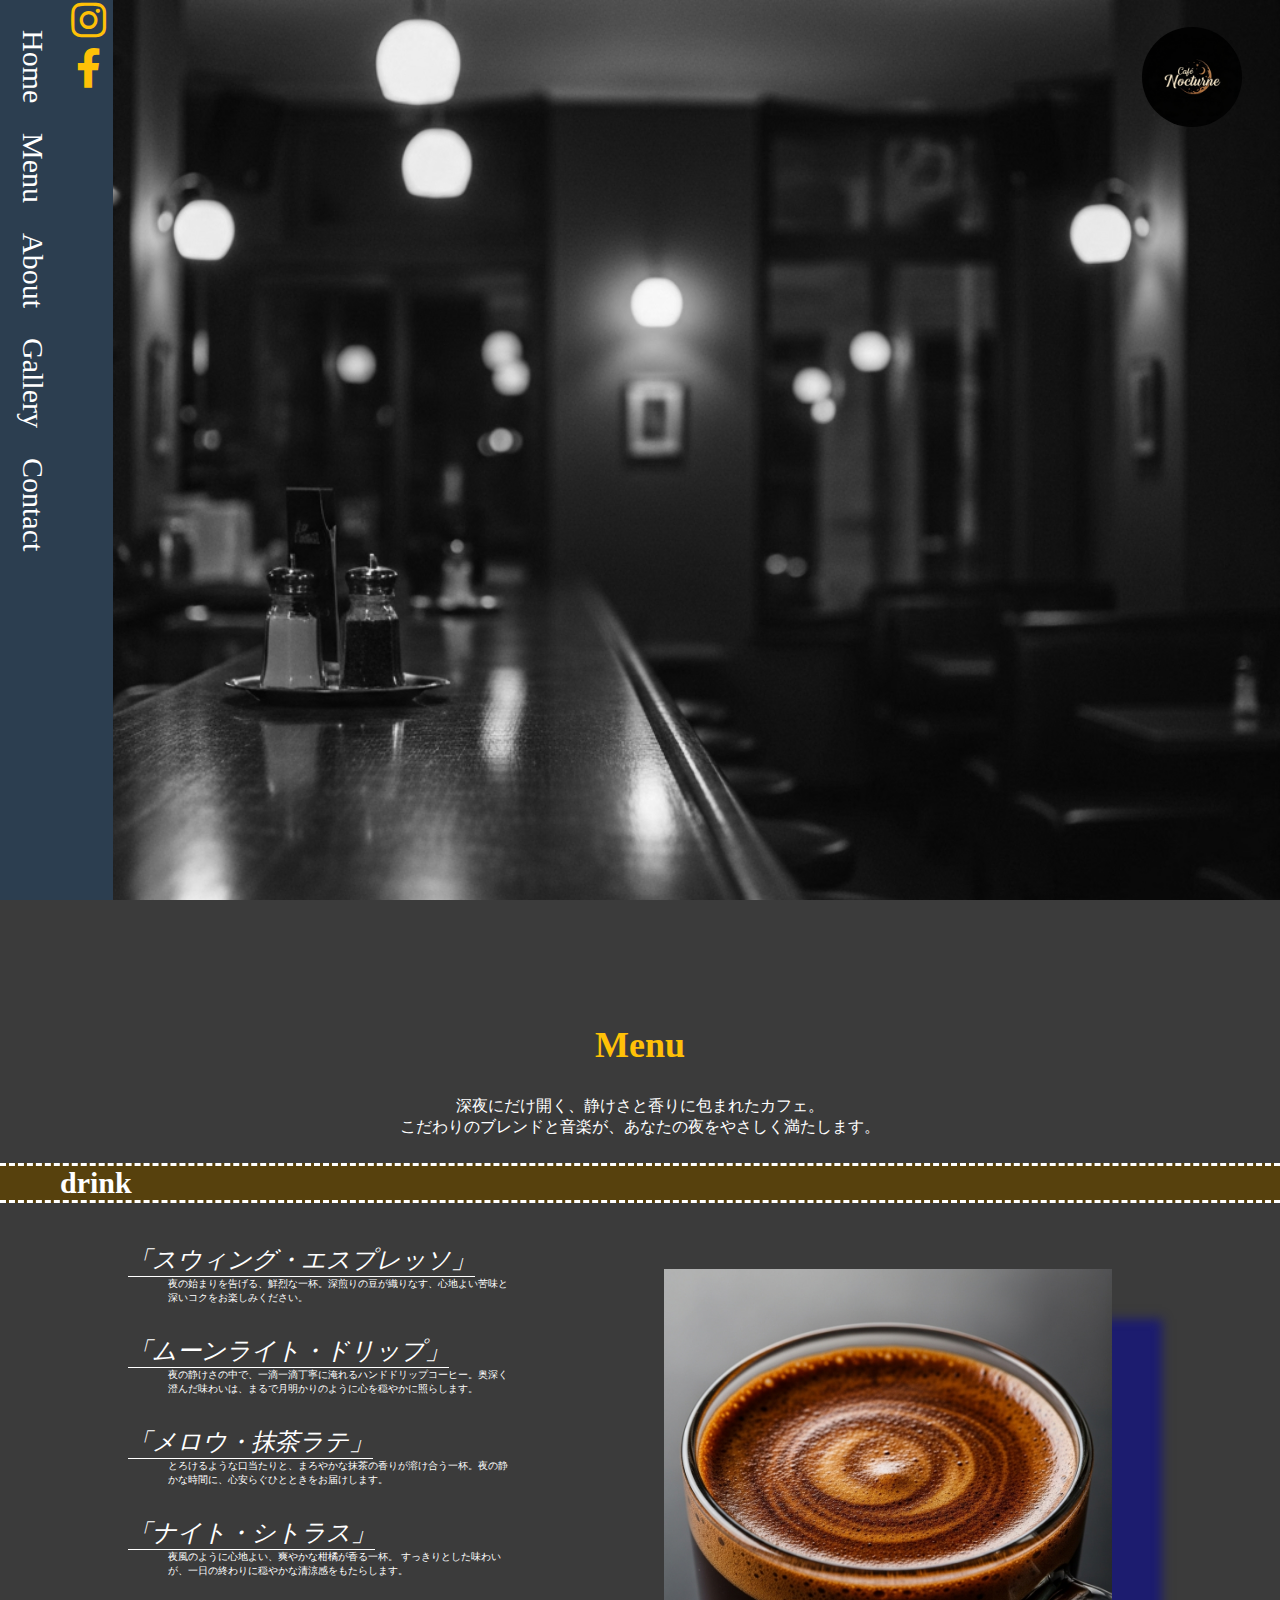
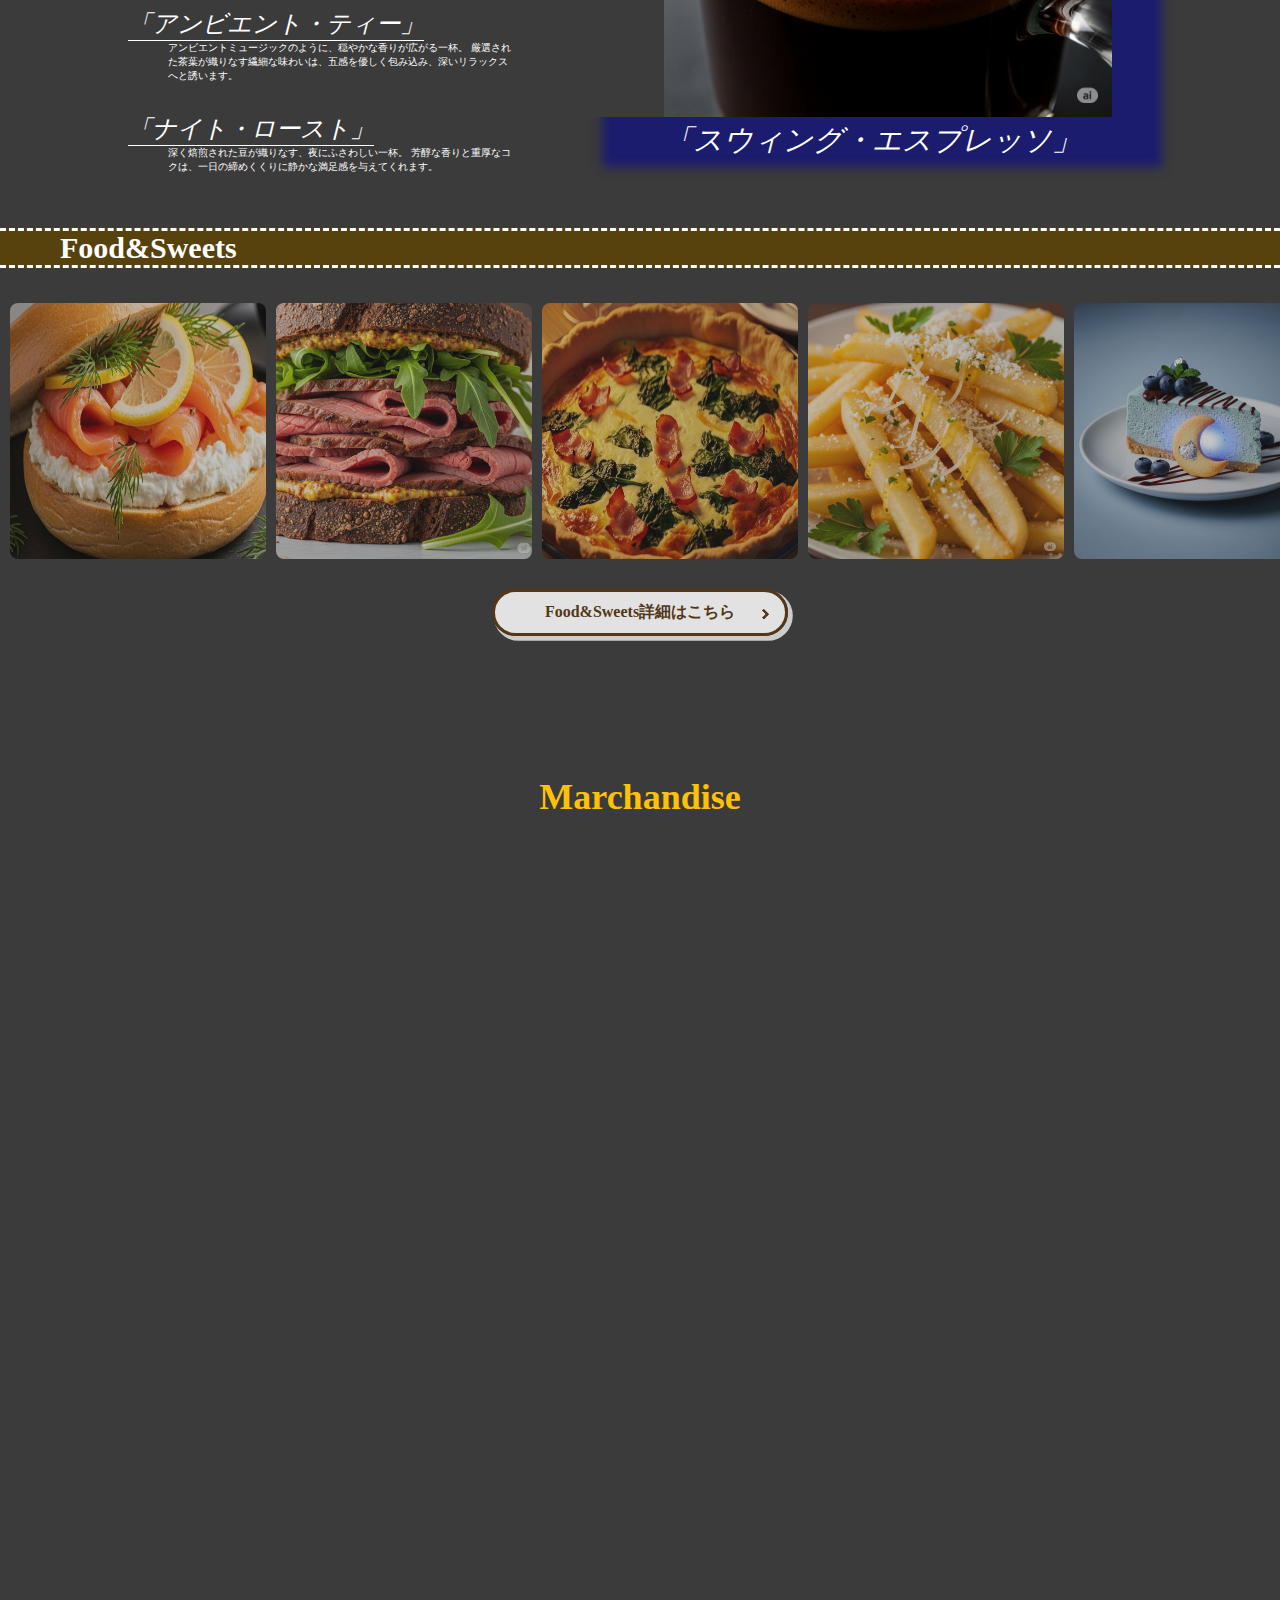
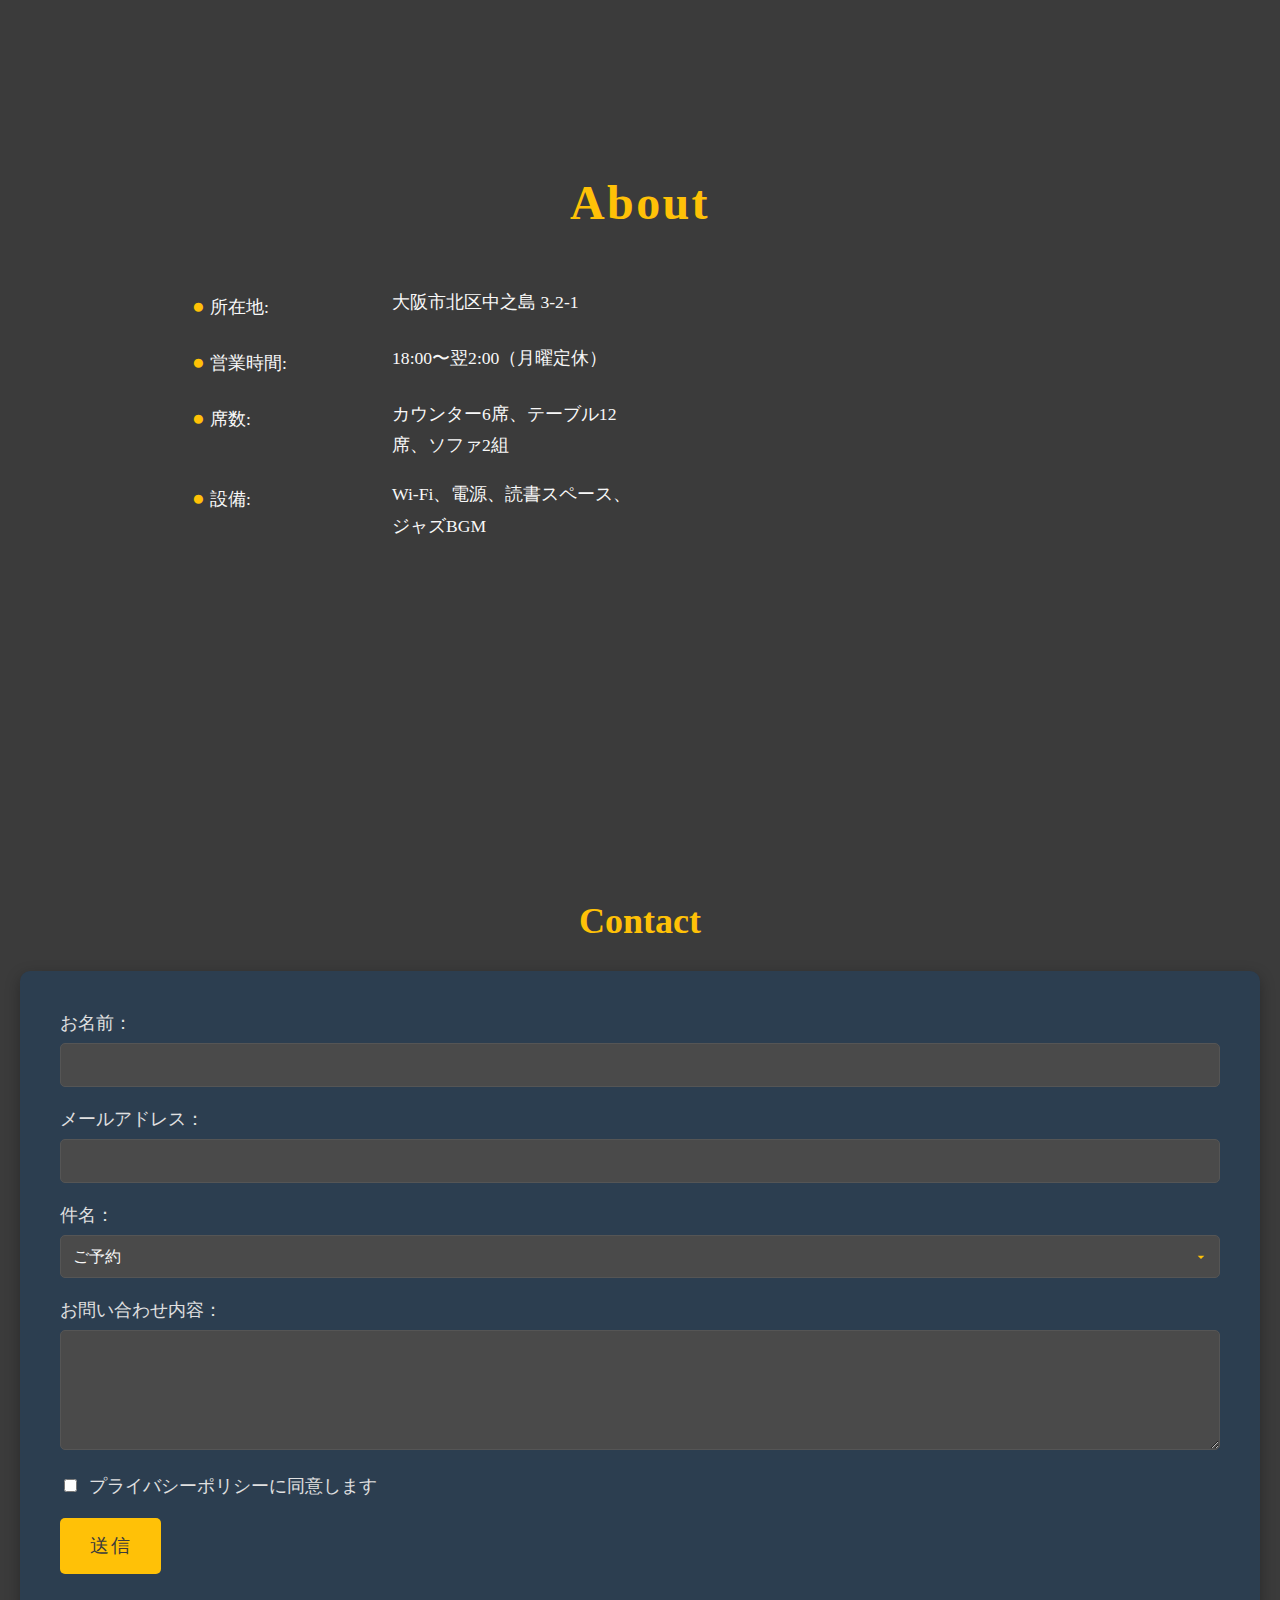
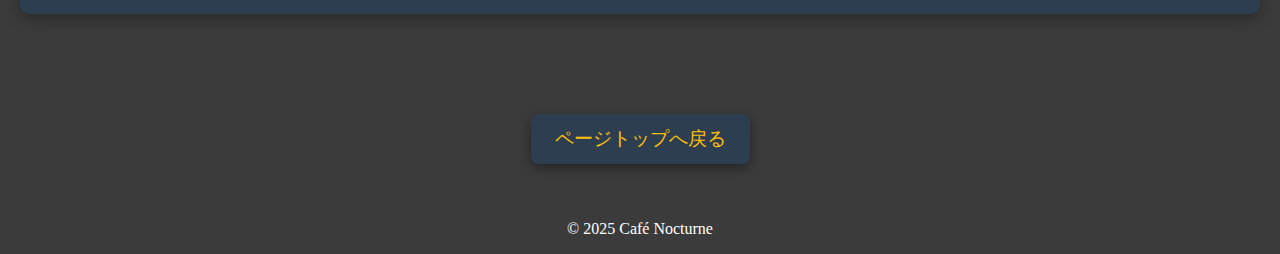
<file: index.html>
<!DOCTYPE html>
<html lang="ja">
<head>
    <meta charset="UTF-8">
    <meta name="viewport" content="width=device-width, initial-scale=1.0">
    <link rel="icon" href="img/favicon.ico">

    <title>Cafe Nocturne</title>
    <link rel="stylesheet" href="css/style.css">
    <link rel="preconnect" href="https://fonts.googleapis.com">
    <link rel="preconnect" href="https://fonts.gstatic.com" crossorigin>
    <link href="https://fonts.googleapis.com/css2?family=Allura&family=Playwrite+DK+Loopet:wght@100..400&display=swap" rel="stylesheet">
    <script src="js/script.js" defer></script>
    <link href="https://use.fontawesome.com/releases/v5.6.1/css/all.css" rel="stylesheet">
</head>

<body>

    <div id="loading">
        <img src="images/logo.png" alt="Cafe Nocturne ロゴ">
        <p>Loading...</p>
    </div>

    <section id="hero" class="hero-section">
        <div id="hero-background">
            <img src="images/mainvisual.png" id="mainvisual" alt="夜の街並みのカフェ外観">
        </div>
        <div id="logo">
            <img src="images/logo.png" alt="Cafe Nocturne ロゴ">
        </div>

        <header id="hero-header">
            <div id="social-icons">
                <a href="#"><i class="fab fa-instagram"></i></a>
                <a href="#"><i class="fab fa-x-twitter"></i></a>
                <a href="#"><i class="fab fa-facebook-f"></i></a>
            </div>

            <nav>
                <ul>
                    <li><a href="#hero">Home</a></li>
                    <li><a href="#menu">Menu</a></li>
                    <li><a href="#about">About</a></li>
                    <li><a href="#gallery">Gallery</a></li>
                    <li><a href="#contact">Contact</a></li>
                </ul>
            </nav>
        </header>

        <div id="hero-content">
            <h1 id="site-title" class="opening">Café Nocturne</h1>
            <div id="sub-content">
                <h2 id="catchphrase" class="opening">"Awaken the Night."</h2>
                <p id="subtext" class="opening">― 夜を目覚めさせる一杯を。</p>
            </div>
        </div>
    </section>

    <section id="menu">
        <h2 class="sec-title fadein">Menu</h2>
        <p class="description fadein">
            深夜にだけ開く、静けさと香りに包まれたカフェ。<br>
            こだわりのブレンドと音楽が、あなたの夜をやさしく満たします。
        </p>
        <div id="desktop-menu">
            <div id="menu-cards">
                <div class="menu-card">
                    <h2 class="sub-title fadein">drink</h2>
                    <div id="drink-content">
                        <div id="drink-text">
                            <dl class="drink-item fadein" data-src="images/drink1.png" data-caption="「スウィング・エスプレッソ」">
                                <dt>「スウィング・エスプレッソ」</dt>
                                <dd>夜の始まりを告げる、鮮烈な一杯。深煎りの豆が織りなす、心地よい苦味と深いコクをお楽しみください。</dd>
                            </dl>

                            <dl class="drink-item fadein" data-src="images/drink2.png" data-caption="「ムーンライト・ドリップ」">
                                <dt>「ムーンライト・ドリップ」</dt>
                                <dd>夜の静けさの中で、一滴一滴丁寧に淹れるハンドドリップコーヒー。奥深く澄んだ味わいは、まるで月明かりのように心を穏やかに照らします。</dd>
                            </dl>

                            <dl class="drink-item fadein" data-src="images/drink3.png" data-caption="「メロウ・抹茶ラテ」">
                                <dt>「メロウ・抹茶ラテ」</dt>
                                <dd>とろけるような口当たりと、まろやかな抹茶の香りが溶け合う一杯。夜の静かな時間に、心安らぐひとときをお届けします。</dd>
                            </dl>

                            <dl class="drink-item fadein" data-src="images/drink4.png" data-caption="「ナイト・シトラス」">
                                <dt>「ナイト・シトラス」</dt>
                                <dd>夜風のように心地よい、爽やかな柑橘が香る一杯。
                                    すっきりとした味わいが、一日の終わりに穏やかな清涼感をもたらします。</dd>
                            </dl>

                            <dl class="drink-item fadein" data-src="images/drink5.png" data-caption="「アンビエント・ティー」">
                                <dt>「アンビエント・ティー」</dt>
                                <dd>アンビエントミュージックのように、穏やかな香りが広がる一杯。
                                    厳選された茶葉が織りなす繊細な味わいは、五感を優しく包み込み、深いリラックスへと誘います。</dd>
                            </dl>

                            <dl class="drink-item fadein" data-src="images/drink6.png" data-caption="「ナイト・ロースト」">
                                <dt>「ナイト・ロースト」</dt>
                                <dd>深く焙煎された豆が織りなす、夜にふさわしい一杯。
                                    芳醇な香りと重厚なコクは、一日の締めくくりに静かな満足感を与えてくれます。</dd>
                            </dl>
                        </div>
                        <figure>
                            <img id="drink-img" class="fadein" src="images/drink1.png" alt="スウィング・エスプレッソ">
                            <figcaption id="drink-name" calss="fadein">「スウィング・エスプレッソ」</figcaption>
                        </figure>
                    </div>
                </div>
            </div>
            <div id="food-sweets">
                <h2 class="sub-title fadein">Food&Sweets</h2>
                <div id="slide-img" class="fadein">
                    <img src="images/food1.png" alt="フード1">
                    <img src="images/food2.png" alt="フード2">
                    <img src="images/food3.png" alt="フード3">
                    <img src="images/food4.png" alt="フード4">
                    <img src="images/sweets1.png" alt="スイーツ1">
                    <img src="images/sweets2.png" alt="スイーツ2">
                    <img src="images/sweets3.png" alt="スイーツ3">
                    <img src="images/specials1.png" alt="スペシャル1">
                    <img src="images/specials2.png" alt="スペシャル2">
                    <img src="images/specials3.png" alt="スペシャル3">
                </div>
                <a id="menu-btn" class="fadein" href="food&sweets.html">Food&Sweets詳細はこちら</a>
            </div>
        </div>
        <div id="mobile-menu">

            <div class="flex-item fadein">
                <a class="item" href="drink.html">
                    <img src="images/drink1.png" alt="テキストテキストテキストテキスト">
                    <p class="title">drink</p>
                </a>
                <a class="item" href="Food&Sweets.html">
                    <img src="images/food4.png" alt="テキストテキストテキストテキスト">
                    <p class="title">Food&Sweets</p>
                </a>
            </div>
        </div>
    </section>

    <section id="gallery">
        <h2 class="sec-title fadein">Marchandise</h2>
        <div id="gallery-grid">
            <figure class="gallery-item">
                <img src="images/marchandise1.jpg" alt="Nocturne Blend Beans">
                <figcaption>Nocturne Blend Beans</figcaption>
            </figure>
            <figure class="gallery-item">
                <img src="images/marchandise2.jpg" alt="Midnight Drip Pack">
                <figcaption>Midnight Drip Pack</figcaption>
            </figure>
            <figure class="gallery-item">
                <img src="images/marchandise3.jpg" alt="Roast Beans">
                <figcaption>Roast Beans</figcaption>
            </figure>
            <figure class="gallery-item">
                <img src="images/marchandise4.png" alt="Nocturne Mug">
                <figcaption>Nocturne Mug</figcaption>
            </figure>
            <figure class="gallery-item">
                <img src="images/marchandise5.png" alt="Aroma Candle">
                <figcaption> Aroma Candle</figcaption>
            </figure>
            <figure class="gallery-item">
                <img src="images/marchandise6.png" alt="Box Set">
                <figcaption>Box Set</figcaption>
            </figure>
        </div>
    </section>

    <section id="about">
        <h2 class="sec-title fadein">About</h2>
        <div id="about-content" class="fadein">
            <div id="about-text">
                <dl>
                    <dt>所在地:</dt>
                    <dd>大阪市北区中之島 3-2-1</dd>
                </dl>
                <dl>
                    <dt>営業時間:</dt>
                    <dd>18:00〜翌2:00（月曜定休）</dd>
                </dl>
                <dl>
                    <dt>席数:</dt>
                    <dd>カウンター6席、テーブル12席、ソファ2組</dd>
                </dl>
                <dl>
                    <dt>設備:</dt>
                    <dd>Wi-Fi、電源、読書スペース、ジャズBGM</dd>
                </dl>
            </div>
            <iframe src="https://www.google.com/maps/embed?pb=!1m18!1m12!1m3!1d13122.448987926815!2d135.48726440727714!3d34.68973456677344!2m3!1f0!2f0!3f0!3m2!1i1024!2i768!4f13.1!3m3!1m2!1s0x6000e6e524da26e9%3A0x9d3d6a4ecff36df9!2z44CSNTMwLTAwMDUg5aSn6Ziq5bqc5aSn6Ziq5biC5YyX5Yy65Lit5LmL5bO2!5e0!3m2!1sja!2sjp!4v1750038514961!5m2!1sja!2sjp" width="600" height="450" style="border:0;" allowfullscreen="" loading="lazy" referrerpolicy="no-referrer-when-downgrade"></iframe>
        </div>
    </section>

    <section id="contact">
        <h2 class="sec-title fadein">Contact</h2>
        <form id="contact-form" class="fadein">
            <label for="name">お名前：</label>
            <input type="text" id="name" name="name" required>

            <label for="email">メールアドレス：</label>
            <input type="email" id="email" name="email" required>

            <label for="subject">件名：</label>
            <select id="subject" name="subject">
                <option value="reservation">ご予約</option>
                <option value="product">商品について</option>
                <option value="other">その他</option>
            </select>

            <label for="message">お問い合わせ内容：</label>
            <textarea id="message" name="message" required></textarea>

            <label>
                <input type="checkbox" required>
                プライバシーポリシーに同意します
            </label>

            <button type="submit">送信</button>
        </form>

        <div id="modal" class="modal">
            <div class="modal-content">
                <span class="close-button">×</span>
                <p>フォームが送信されました！</p>
            </div>
        </div>
    </section>

    <footer>
        <a href="#hero" id="back-to-top" class="fadein">ページトップへ戻る</a>
        <p>© 2025 Café Nocturne</p>
    </footer>
</body>
</html>
</file>
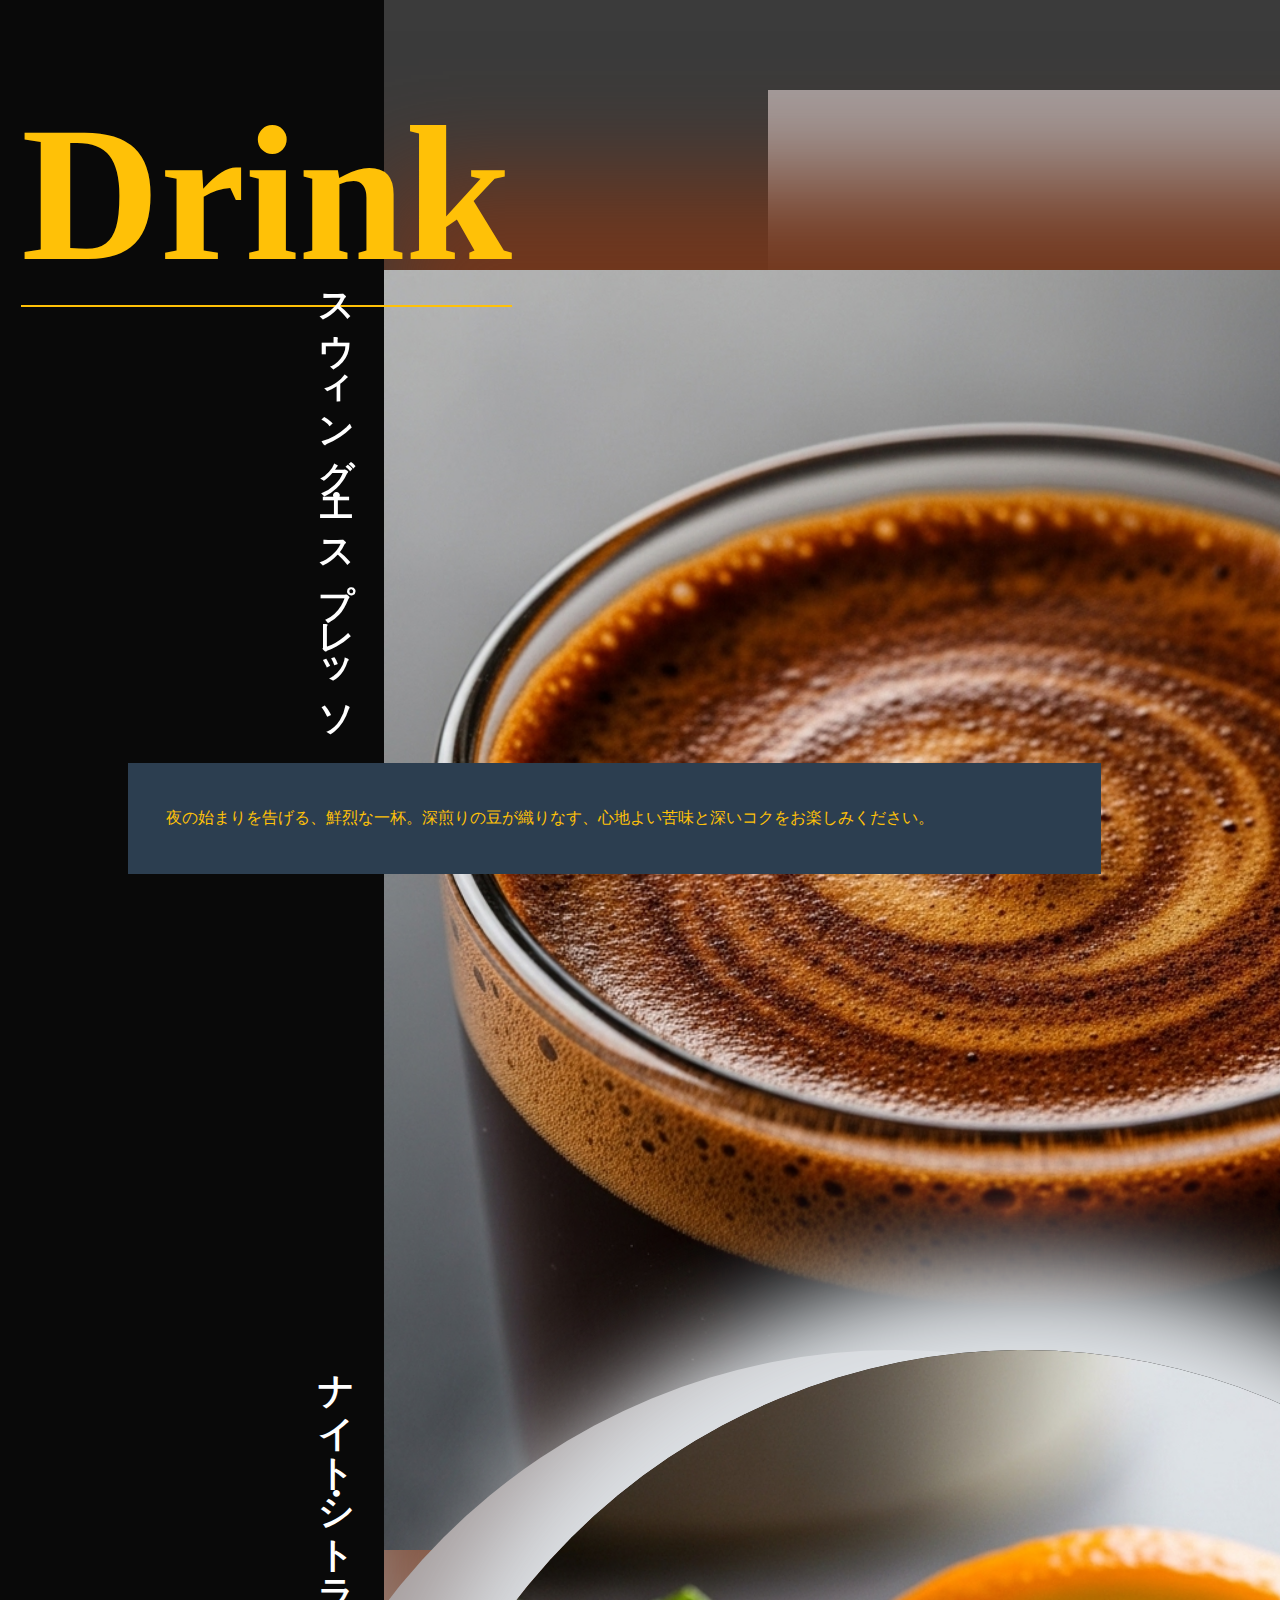
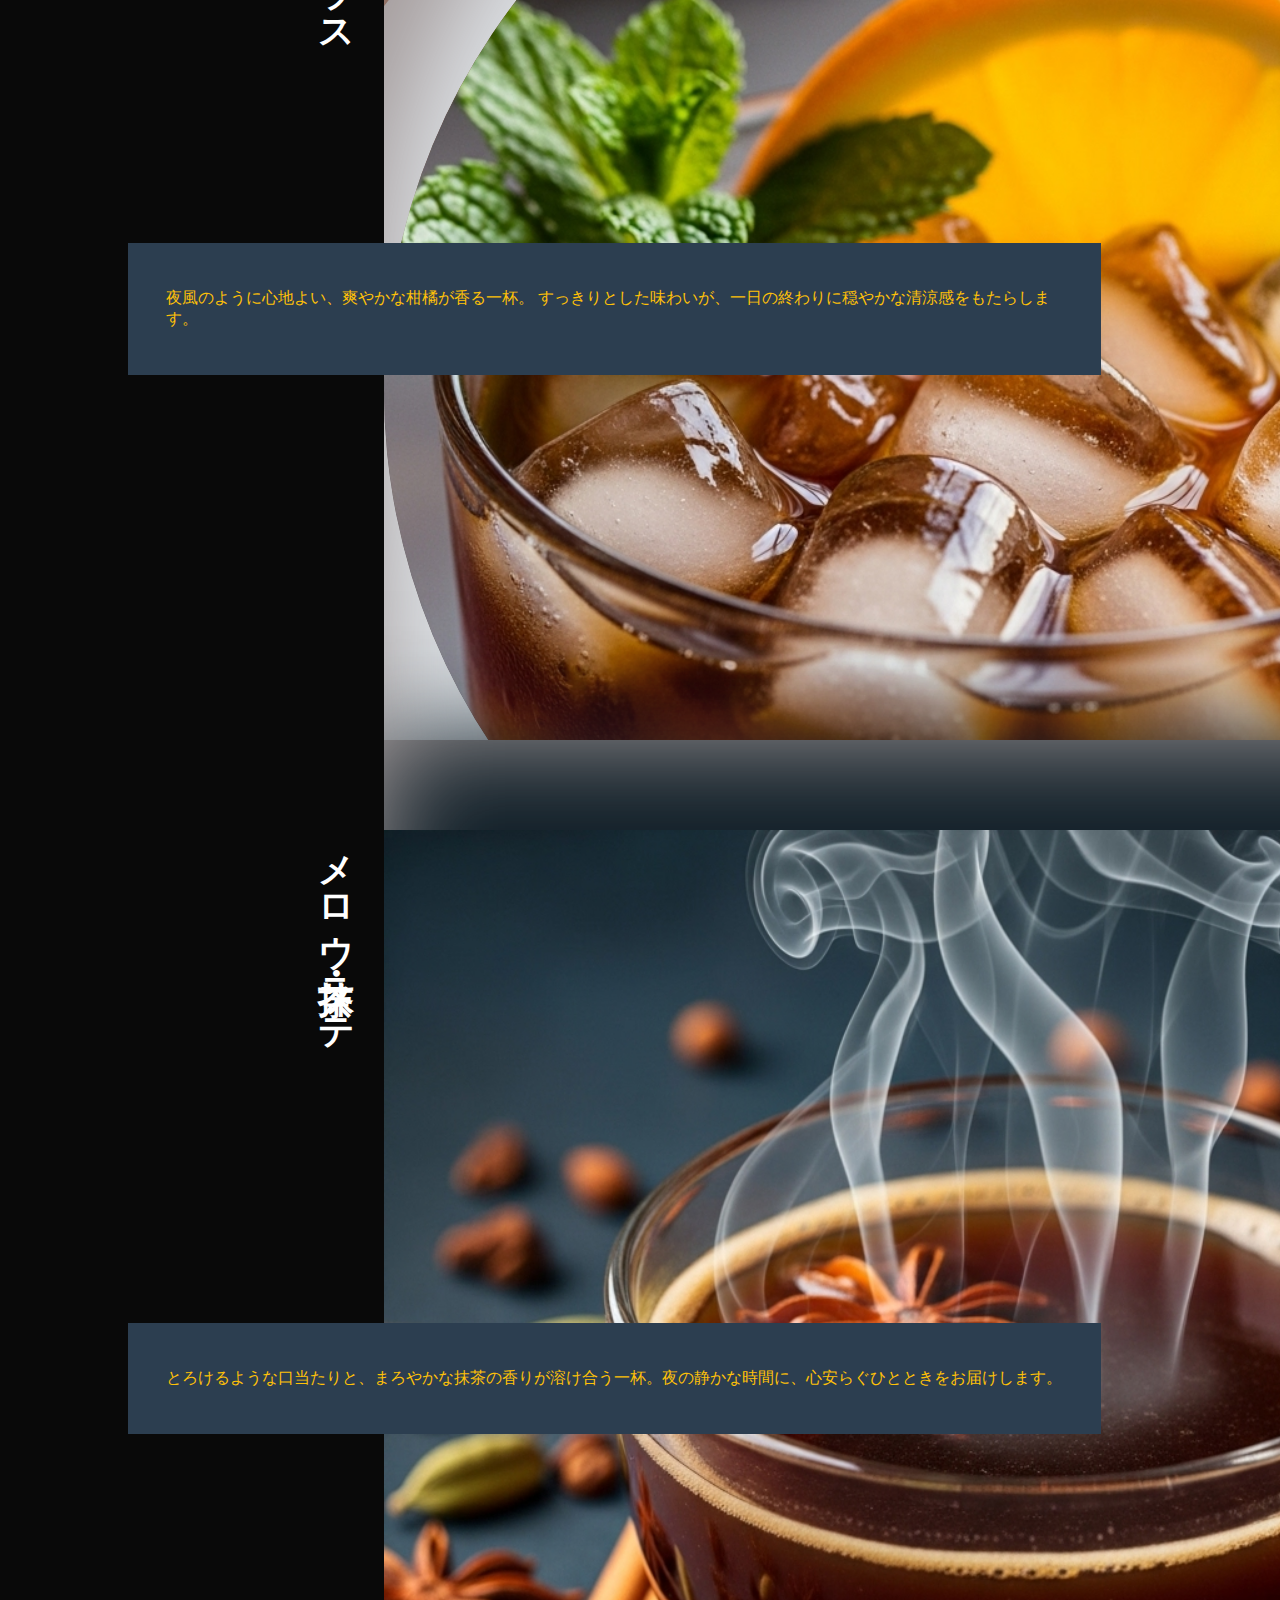
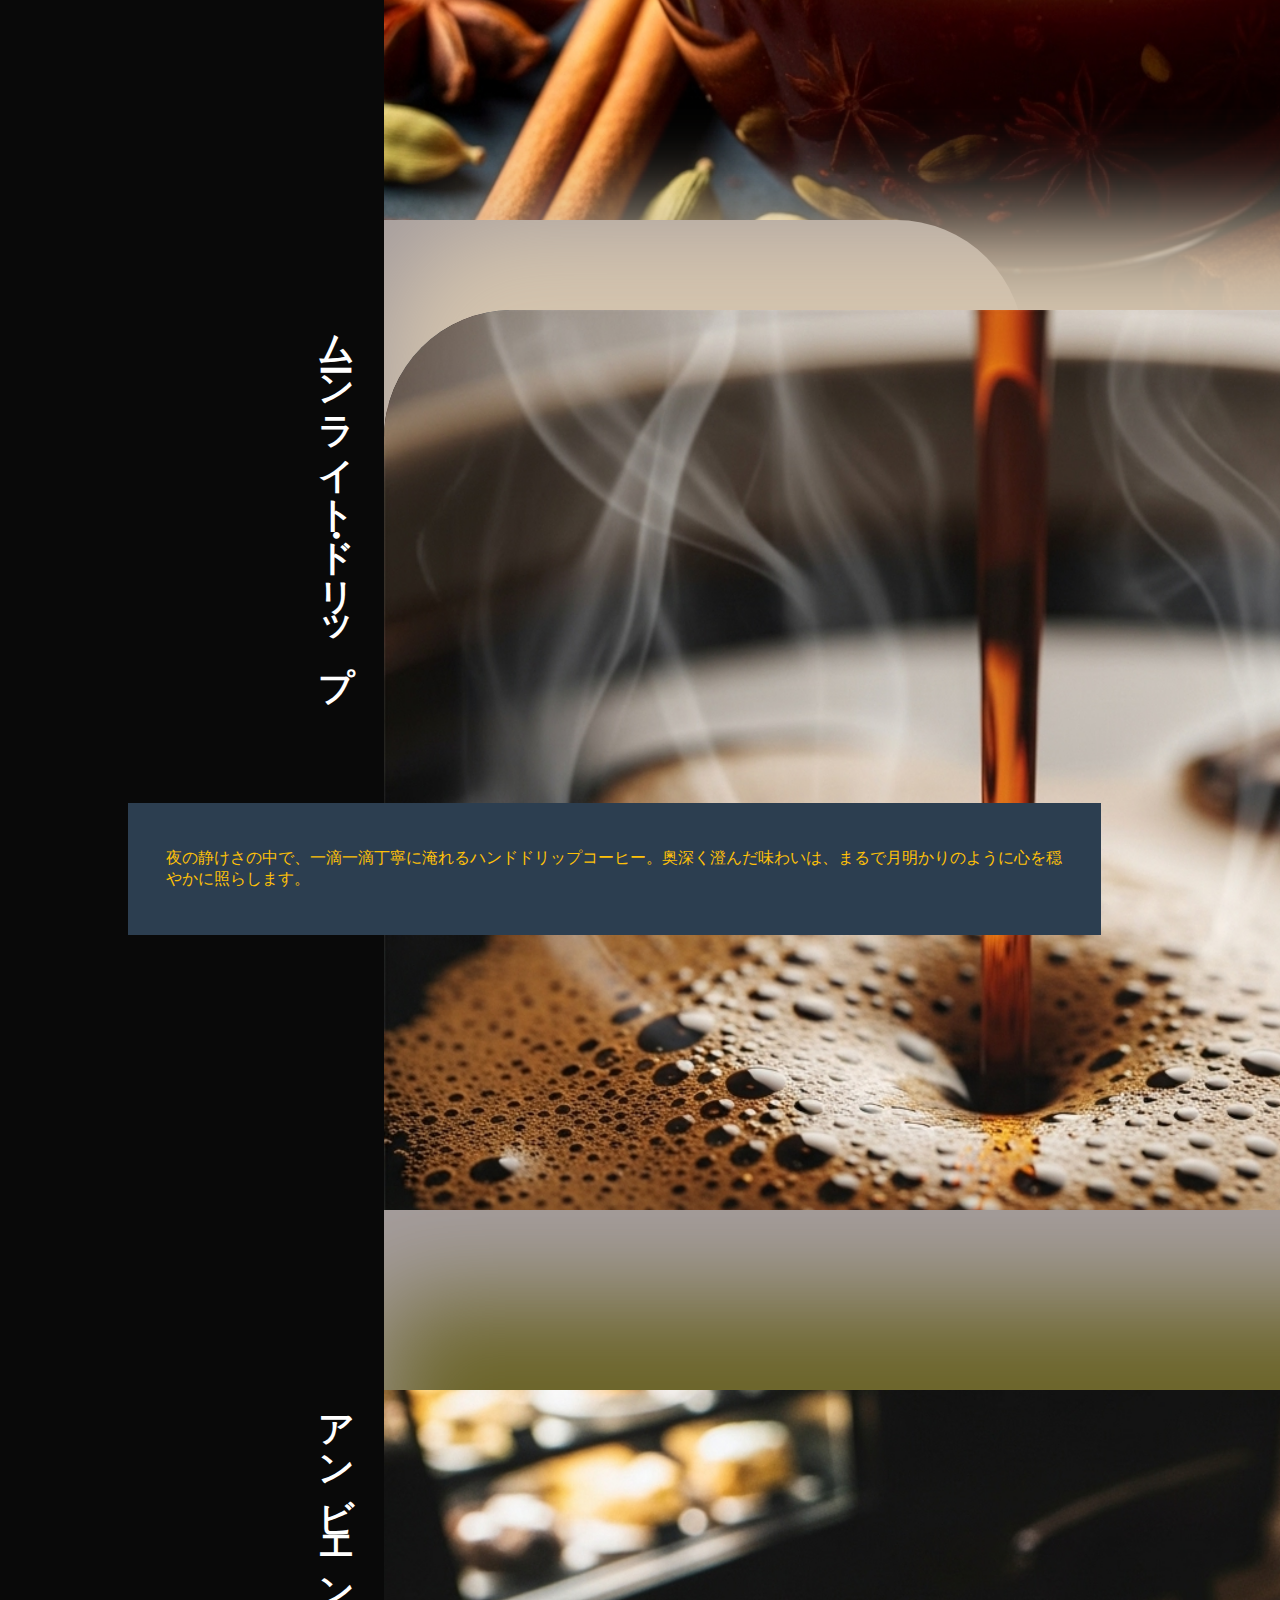
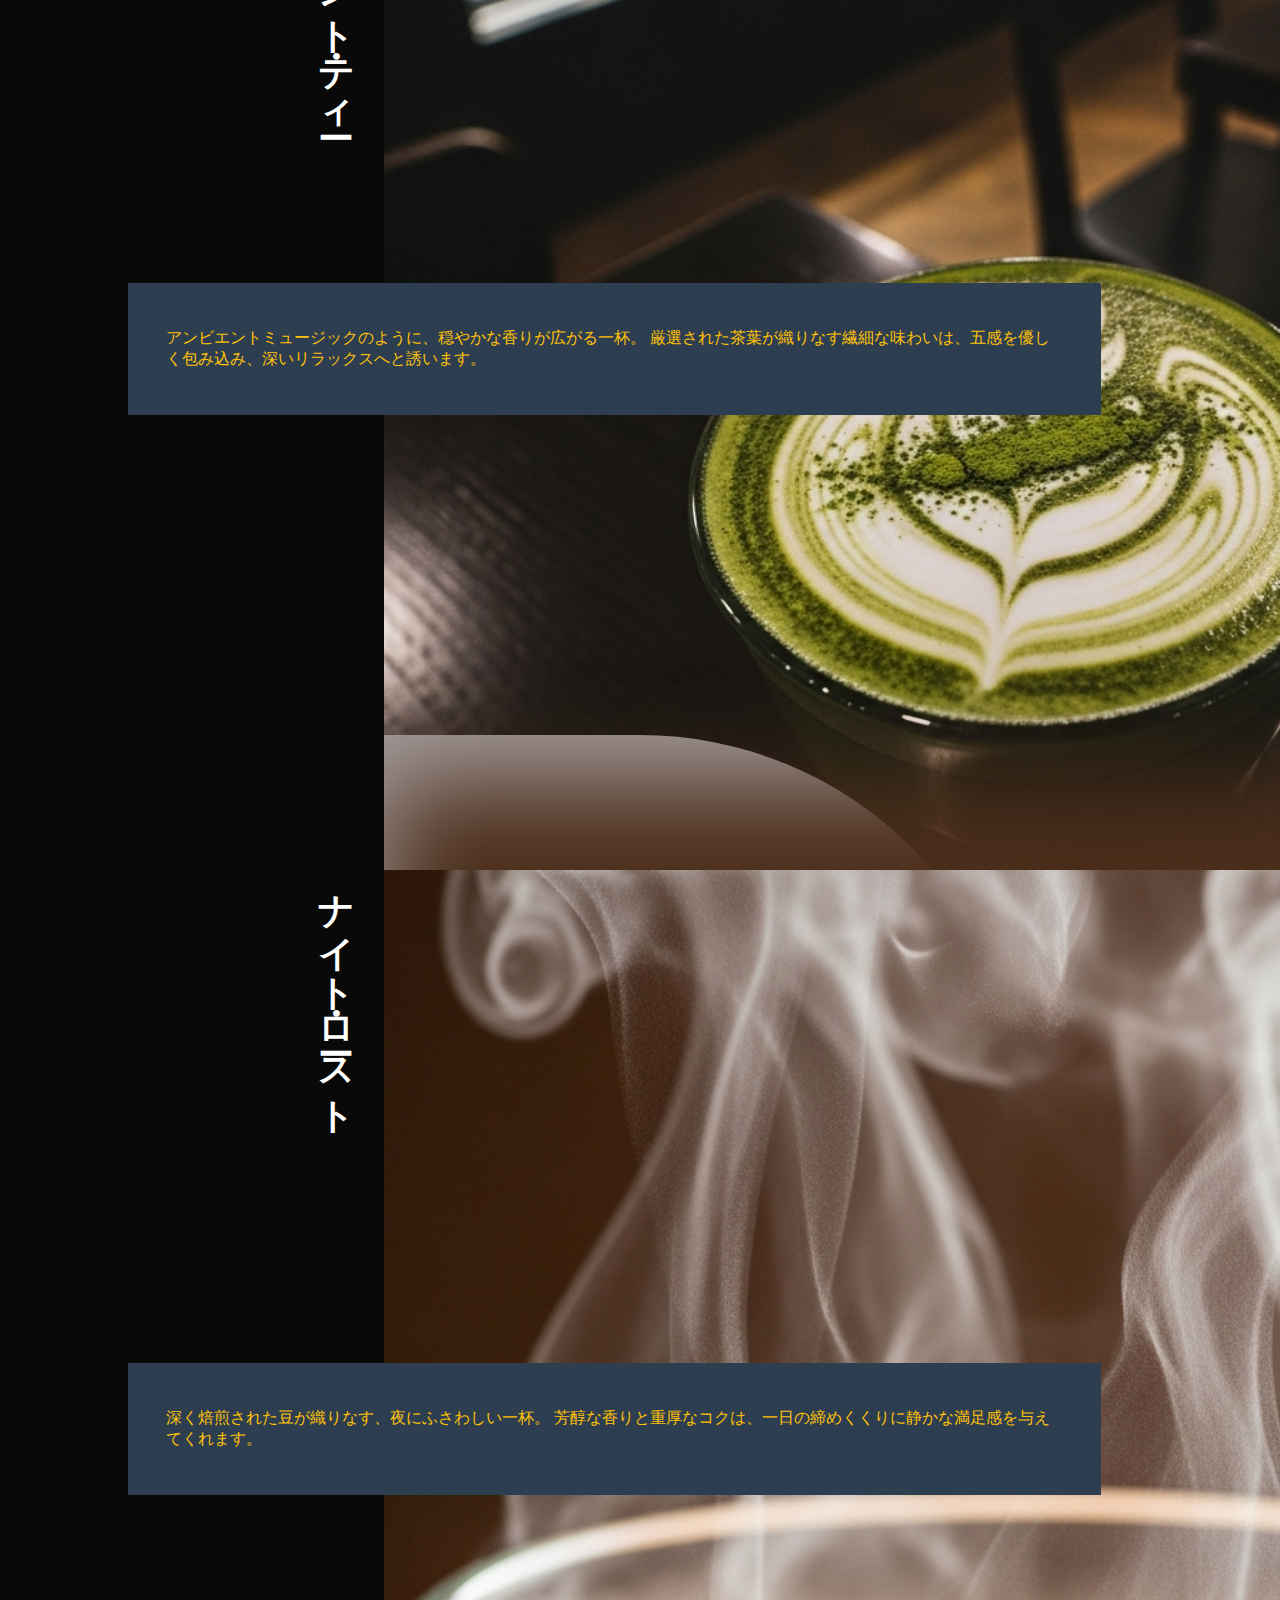
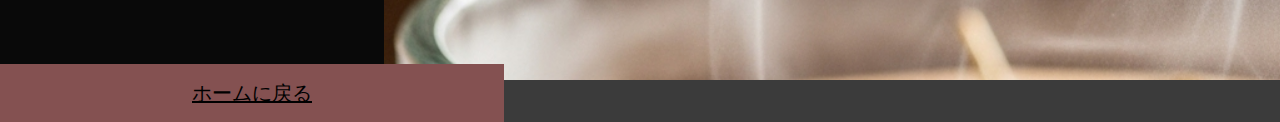
<file: drink.html>
<!DOCTYPE html>
<html lang="ja">
<head>
    <meta charset="UTF-8">
    <meta name="viewport" content="width=device-width, initial-scale=1.0">
    <link rel="icon" href="img/favicon.ico">

    <title>Cafe Nocturne</title>
    <link rel="stylesheet" href="css/drink.css">
    <link rel="preconnect" href="https://fonts.googleapis.com">
    <link rel="preconnect" href="https://fonts.gstatic.com" crossorigin>
    <link href="https://fonts.googleapis.com/css2?family=Allura&family=Playwrite+DK+Loopet:wght@100..400&display=swap" rel="stylesheet">
    <script src="js/drink.js" defer></script>
    <link href="https://use.fontawesome.com/releases/v5.6.1/css/all.css" rel="stylesheet">
</head>

<body>

    <section id="drink">

        <div class="drink-item">
            <div class="left-item">
                <h1 id="menu-title" class="fadein">Drink</h1>
                <h1 class="drink-name fadein">スウィング・エスプレッソ</h1>
                <p class="drink-text fadein">夜の始まりを告げる、鮮烈な一杯。深煎りの豆が織りなす、心地よい苦味と深いコクをお楽しみください。</p>
            </div>
            <div class="right-item">
                <img class="drink-img fadein" id="drink-img1" src="images/drink1.png">
            </div>
        </div>

        <div class="drink-item">
            <div class="left-item">
                <h1 class="drink-name fadein">ナイト・シトラス</h1>
                <p class="drink-text fadein">夜風のように心地よい、爽やかな柑橘が香る一杯。
                    すっきりとした味わいが、一日の終わりに穏やかな清涼感をもたらします。</p>
            </div>
            <div class="right-item">
                <img class="drink-img fadein" id="drink-img2" src="images/drink2.png">
            </div>
        </div>

        <div class="drink-item">
            <div class="left-item">
                <h1 class="drink-name fadein">メロウ・抹茶ラテ</h1>
                <p class="drink-text fadein">とろけるような口当たりと、まろやかな抹茶の香りが溶け合う一杯。夜の静かな時間に、心安らぐひとときをお届けします。</p>
            </div>
            <div class="right-item">
                <img class="drink-img fadein" id="drink-img3" src="images/drink3.png">
            </div>
        </div>

        <div class="drink-item">
            <div class="left-item">
                <h1 class="drink-name fadein">ムーンライト・ドリップ</h1>
                <p class="drink-text fadein">夜の静けさの中で、一滴一滴丁寧に淹れるハンドドリップコーヒー。奥深く澄んだ味わいは、まるで月明かりのように心を穏やかに照らします。</p>
            </div>
            <div class="right-item">
                <img class="drink-img fadein" id="drink-img4" src="images/drink4.png">
            </div>
        </div>

        <div class="drink-item">
            <div class="left-item">
                <h1 class="drink-name fadein">アンビエント・ティー</h1>
                <p class="drink-text fadein">アンビエントミュージックのように、穏やかな香りが広がる一杯。
                    厳選された茶葉が織りなす繊細な味わいは、五感を優しく包み込み、深いリラックスへと誘います。</p>
            </div>
            <div class="right-item">
                <img class="drink-img fadein" id="drink-img5" src="images/drink5.png">
            </div>
        </div>

        <div class="drink-item">
            <div class="left-item">
                <h1 class="drink-name fadein">ナイト・ロースト</h1>
                <p class="drink-text fadein">深く焙煎された豆が織りなす、夜にふさわしい一杯。
                    芳醇な香りと重厚なコクは、一日の締めくくりに静かな満足感を与えてくれます。</p>

            </div>
            <div class="right-item">
                <img class="drink-img fadein" id="drink-img6" src="images/drink6.png">

            </div>
        </div>


    </section>
    <a id="back-to-home" class="fadein" href="index.html">ホームに戻る</a>
</body>
</html>
</file>
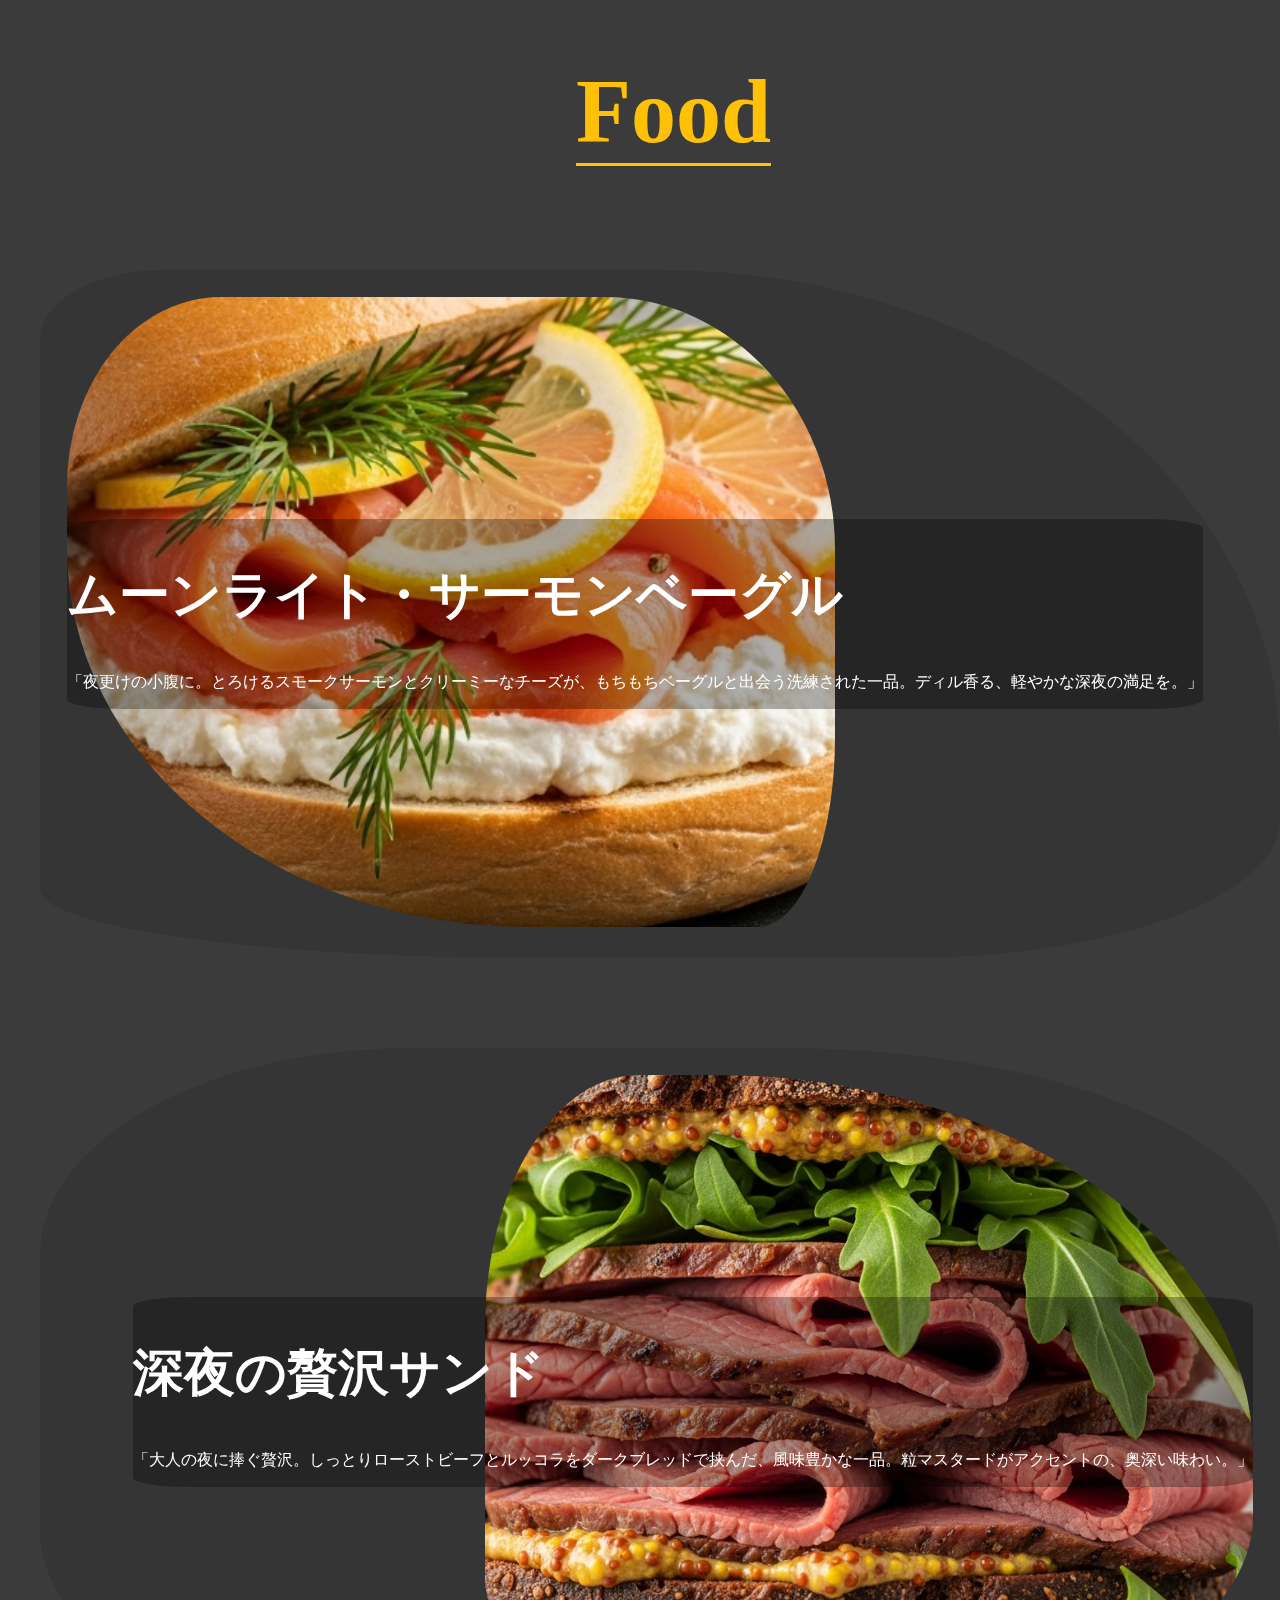
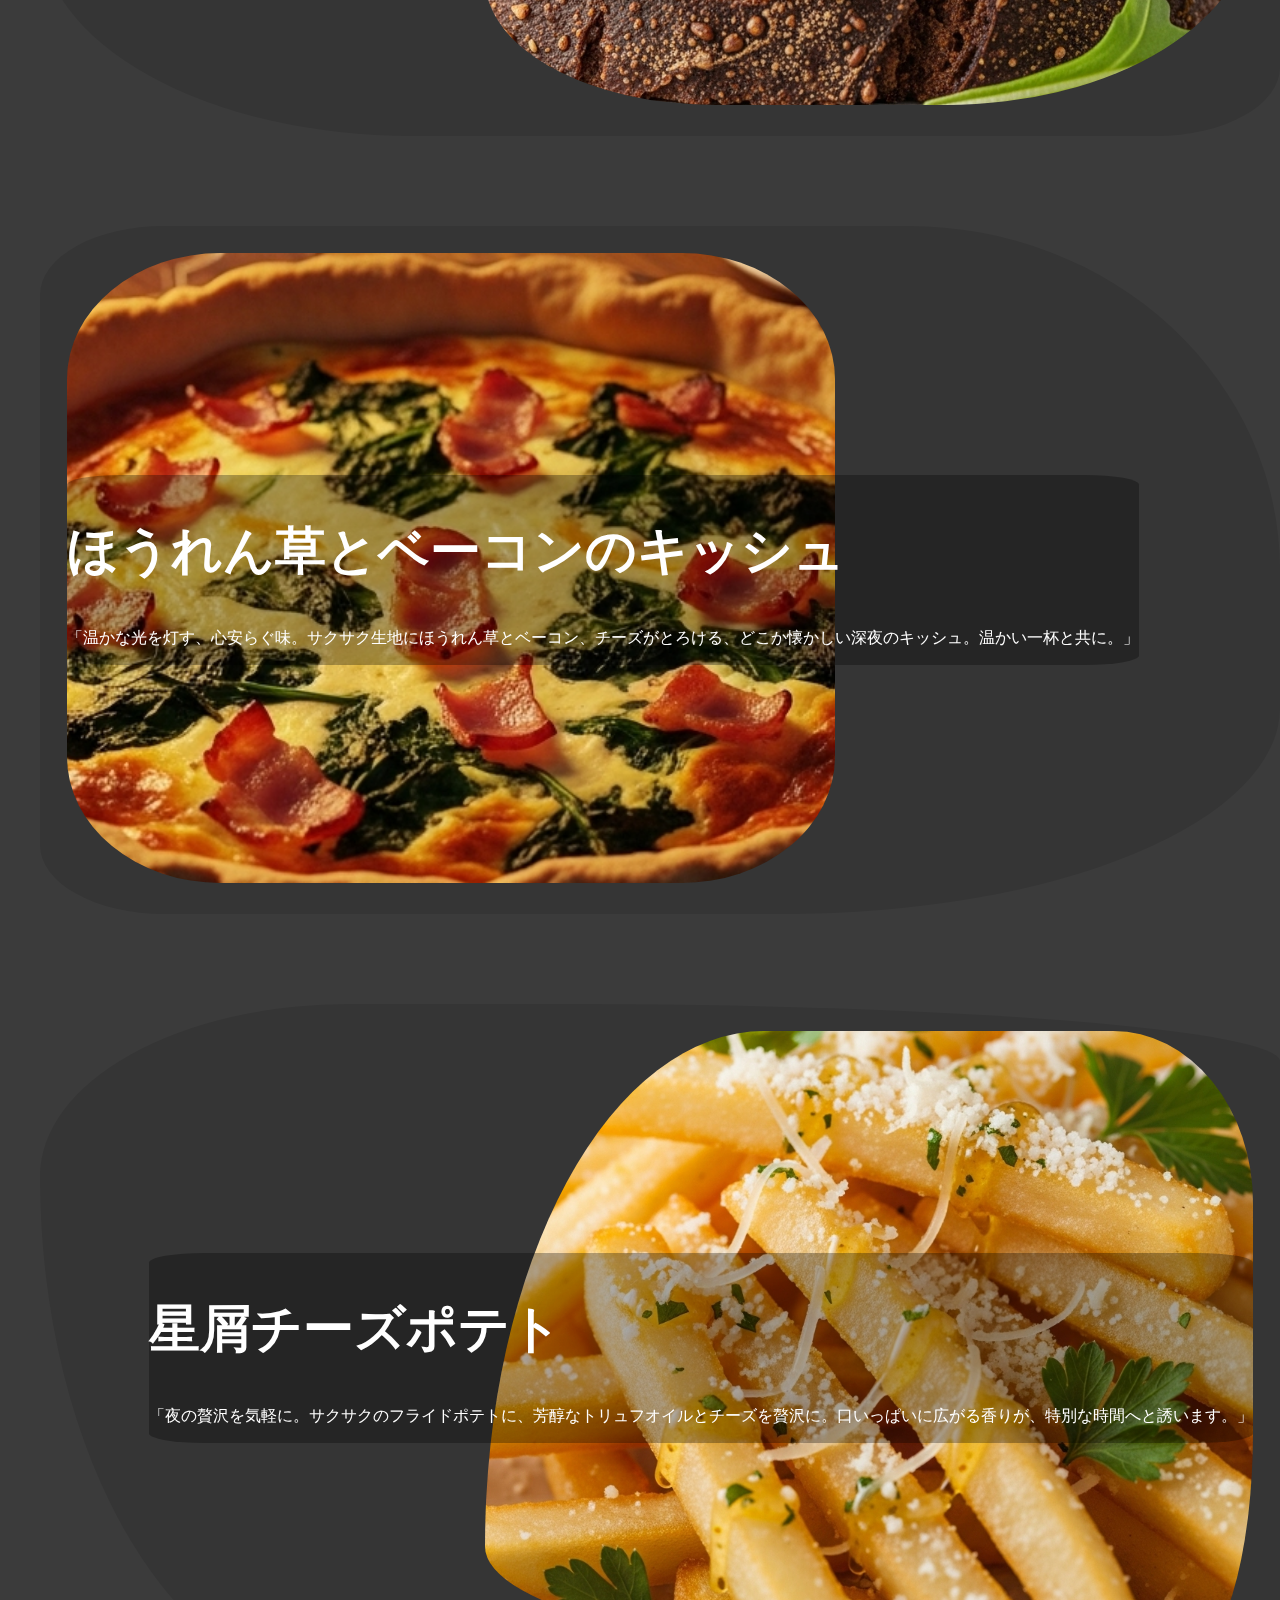
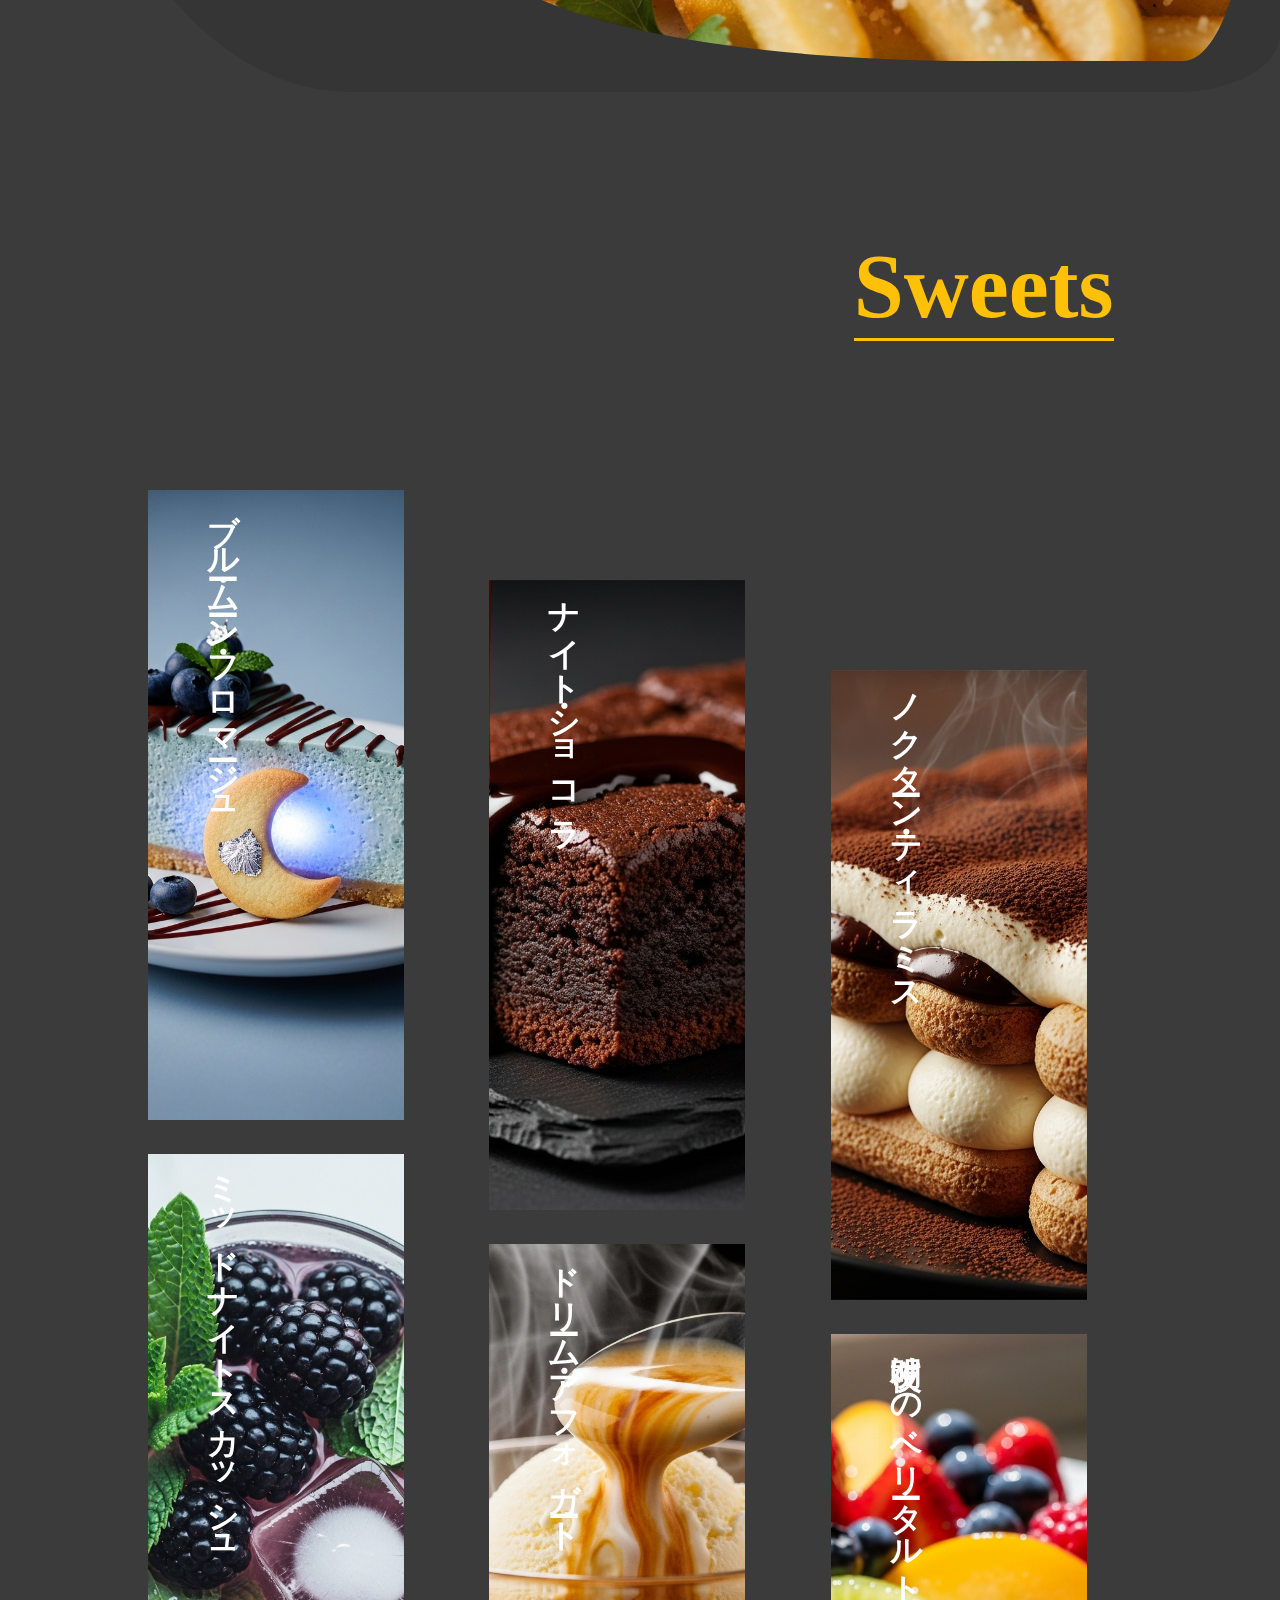
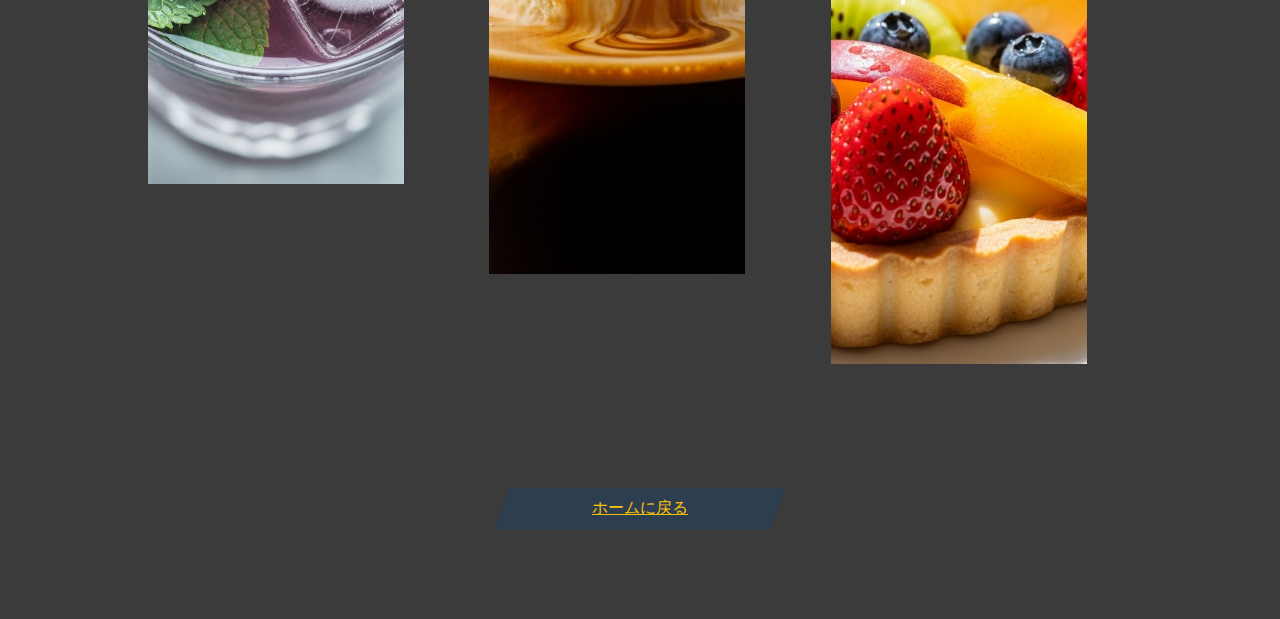
<file: food&sweets.html>
<!DOCTYPE html>
<html lang="ja">
<head>
    <meta charset="UTF-8">
    <meta name="viewport" content="width=device-width, initial-scale=1.0">
    <link rel="icon" href="img/favicon.ico">

    <title>Cafe Nocturne</title>
    <link rel="stylesheet" href="css/food&sweets.css">
    <link rel="preconnect" href="https://fonts.googleapis.com">
    <link rel="preconnect" href="https://fonts.gstatic.com" crossorigin>
    <link href="https://fonts.googleapis.com/css2?family=Allura&family=Playwrite+DK+Loopet:wght@100..400&display=swap" rel="stylesheet">
    <script src="js/food&sweets.js" defer></script>
    <link href="https://use.fontawesome.com/releases/v5.6.1/css/all.css" rel="stylesheet">
</head>

<body>
    <section id="food">
        <h1 class="sec-title fadein" id="first-title">Food</h1>
        <ul id="food-list">
            <li id="food1" class="food-item fadein">
                <div class="img-container">
                    <img class="food-img" src="images/food1.png">
                </div>
                <div id="sub-text1" class="sub-text">
                    <h2 class="food-name">ムーンライト・サーモンベーグル</h2>
                    <p>「夜更けの小腹に。とろけるスモークサーモンとクリーミーなチーズが、もちもちベーグルと出会う洗練された一品。ディル香る、軽やかな深夜の満足を。」</p>
                </div>
            </li>

            <li id="food2" class="food-item fadein">
                <div class="img-container">
                    <img class="foood-img" src="images/food2.png">
                </div>
                <div id="sub-text2" class="sub-text">
                    <h2 class="food-name">深夜の贅沢サンド</h2>
                    <p>「大人の夜に捧ぐ贅沢。しっとりローストビーフとルッコラをダークブレッドで挟んだ、風味豊かな一品。粒マスタードがアクセントの、奥深い味わい。」</p>
                </div>
            </li>

            <li id="food3" class="food-item fadein">
                <div class="img-container">
                    <img class="food-img" src="images/food3.png">
                </div>
                <div id="sub-text3" class="sub-text">
                    <h2 class="food-name">ほうれん草とベーコンのキッシュ</h2>
                    <p>「温かな光を灯す、心安らぐ味。サクサク生地にほうれん草とベーコン、チーズがとろける、どこか懐かしい深夜のキッシュ。温かい一杯と共に。」</p>
                </div>
            </li>

            <li id="food4" class="food-item fadein">
                <div class="img-container">
                    <img class="food-img" src="images/food4.png">
                </div>
                <div id="sub-text4" class="sub-text">
                    <h2 class="food-name">星屑チーズポテト</h2>
                    <p>「夜の贅沢を気軽に。サクサクのフライドポテトに、芳醇なトリュフオイルとチーズを贅沢に。口いっぱいに広がる香りが、特別な時間へと誘います。」</p>
                </div>
            </li>

        </ul>
    </section>
    <section id="sweets">
        <h1 class="sec-title fadein" id="second-title">Sweets</h1>
        <ul id="sweets-list">
            <li id="sweets1" class="sweets-item fadein">
                <a href="#sweets" id="test-sweets-btn" class="sweets-btn"><img src="images/sweets1.png"></a>
                <h1 class="sweets-name">ブルー・ムーン・フロマージュ </p>
            </li>
            <li id="sweets2" class="sweets-item fadein">
                <a href="#sweets" class="sweets-btn"><img src="images/sweets2.png"></a>
                <h1 class="sweets-name">ナイト・ショコラ</p>
            </li>
            <li id="sweets3" class="sweets-item fadein">
                <a href="#sweets" class="sweets-btn"><img src="images/sweets3.png"></a>
                <h1 class="sweets-name">ノクターン・ティラミス</p>
            </li>
            <li id="sweets4" class="sweets-item fadein">
                <a href="#sweets" class="sweets-btn"><img src="images/specials1.png"></a>
                <h1 class="sweets-name">ミッドナイトスカッシュ</p>
            </li>
            <li id="sweets5" class="sweets-item fadein">
                <a href="#sweets" class="sweets-btn"><img src="images/specials2.png"></a>
                <h1 class="sweets-name">ドリーム・アフォガート</p>
            </li>
            <li id="sweets6" class="sweets-item fadein">
                <a href="#sweets" class="sweets-btn"><img src="images/specials3.png"></a>
                <h1 class="sweets-name">夜明けのベリータルト</p>
            </li>
        </ul>

        <div class="modal-item">
            <div id="sweets1-modal" class="sweets-modal">
                <img src="images/sweets1.png">
                <h1>ブルー・ムーン・フロマージュ </h1>
                <p>「夜空に輝く満月をイメージした、幻想的なチーズケーキ。口の中でとろける滑らかな口当たりと、爽やかなブルーベリーの風味が、静かな夜に特別な甘さをお届けします。」</p>

                <a id="test-close" class="close">close</a>
            </div>
            <div id="test-mask" class="mask"></div>
        </div>

        <div class="modal-item">
            <div id="sweets2-modal" class="sweets-modal">
                <img src="images/sweets2.png">
                <h1>ナイト・ショコラ </h1>
                <p>「深夜に誘う、濃厚なチョコレートの誘惑。しっとり焼き上げたガトーショコラに、とろけるチョコレートソースをたっぷり。大人のための、深くビターな味わいです。」</p>

                <a id="test-close" class="close">close</a>
            </div>
            <div id="test-mask" class="mask"></div>
        </div>

        <div class="modal-item">
            <div id="sweets3-modal" class="sweets-modal">
                <img src="images/sweets3.png">
                <h1>ノクターン・ティラミス </h1>
                <p>「夢見心地に誘う、カフェノクターン特製ティラミス。エスプレッソが香るふんわりとしたクリームと、ほろ苦いココアの層が織りなす、夜にぴったりの繊細なハーモニー。」</p>

                <a id="test-close" class="close">close</a>
            </div>
            <div id="test-mask" class="mask"></div>
        </div>

        <div class="modal-item">
            <div id="sweets4-modal" class="sweets-modal">
                <img src="images/specials1.png">
                <h1>ミッドナイトスカッシュ </h1>
                <p>「温かいエスプレッソと冷たいバニラアイスが織りなす、夢のようなハーモニー。目の前で溶け合うコントラストが、五感を刺激する至福の一杯です。」</p>

                <a id="test-close" class="close">close</a>
            </div>
            <div id="test-mask" class="mask"></div>
        </div>

        <div class="modal-item">
            <div id="sweets5-modal" class="sweets-modal">
                <img src="images/specials2.png">
                <h1>ドリーム・アフォガート </h1>
                <p>「夜が明けるかのような鮮やかな色彩。旬のベリーをふんだんに使用した、甘酸っぱいタルトです。サクサクの生地とカスタード、果実のハーモニーが、一日の終わりに彩りを添えます。」</p>

                <a id="test-close" class="close">close</a>
            </div>
            <div id="test-mask" class="mask"></div>
        </div>

        <div class="modal-item">
            <div id="sweets6-modal" class="sweets-modal">
                <img src="images/specials3.png">
                <h1>夜明けのベリータルト</h1>
                <p>「夜空に輝く満月をイメージした、幻想的なチーズケーキ。口の中でとろける滑らかな口当たりと、爽やかなブルーベリーの風味が、静かな夜に特別な甘さをお届けします。」</p>

                <a id="test-close" class="close">close</a>
            </div>
            <div id="test-mask" class="mask"></div>
        </div>

        <a href="index.html" id="back-to-top" class="fadein">ホームに戻る</a>
    </section>
</body>
</html>
</file>
<file: css/style.css>
/*
COMMON
=======================================================*/
html {
    scroll-behavior: smooth;
}

:root {
    --maincolor: #2C3E50;
    --basecolor: #3B3B3B;
    --hilightcolor: #FFC107;
}

body {
    background-color: var(--basecolor);
    color: #fff;
    margin: 0;
    padding: 0;
}

section {
    padding-top: 10vh;
}

li {
    list-style: none;
}

a {
    text-decoration: none;
}

img {
    width: 100%;
}

.sec-title {
    color: var(--hilightcolor);
    font-family: "Playfair Display", serif;
    font-size: 36px;
    text-align: center;
}

/*
LOADING
======================================================*/
#loading {
    background-color: #020202;
    background-repeat: no-repeat;
    background-position: center;
    position: fixed;
    inset: 0;
    z-index: 9999;
    display: grid;
    place-items: center;
}

#loading img {
    width: 30vw;
    height: 30vh;
    object-fit: cover;
}

#loading p {
    position: absolute;
    bottom: 20%;
    font-size: 36px;
}

/*
HERO
=======================================================*/
#hero {
    padding-top: 0;
}

#hero-background {
    padding-top: 0;
    position: relative;
}

#mainvisual {
    padding-top: 0;
    height: 100vh;
    object-fit: cover;
    filter: saturate(0%);
}

#mainvisual.active {
    filter: saturate(100%);
}

#logo img {
    position: absolute;
    top: 3%;
    right: 3%;
    z-index: 1;
    height: 100px;
    width: 100px;
    border-radius: 50px;
}

#social-icons {
    padding-bottom: 20px;
}

#social-icons a {
    color: var(--hilightcolor);
    font-size: 40px;
}

#hero-header {
    position: absolute;
    writing-mode: vertical-rl;
    top: 0;
    left: 0;
    background-color: var(--maincolor);
    height: 100%;
}

#hero-header nav ul {
    display: flex;
    gap: 30px;
    padding-top: 30px;
    height: 100vh;
}

#hero-header nav ul li a {
    color: #fff;
    font-size: clamp(15px, 2.5vw, 30px);
}

#hero-content {
    color: var(--hilightcolor);
}

#sub-content {
    position: absolute;
    font-size: clamp(20px, 2vw, 80px);
    font-weight: lighter;
    top: 55%;
    left: 55%;
    color: #fff;
}

#catchphrase {
    font-weight: lighter;
}

#site-title {
    position: absolute;
    top: 15%;
    left: 15%;
    font-size: clamp(60px, 7vw, 130px);
    font-family: "Playwrite DK Loopet", cursive;
    font-weight: 400;
}

.opening {
    opacity: 0;
}

.opening.active {
    opacity: 1;
}

/*
MENU
=======================================================*/
.description {
    text-align: center;
}

.sub-title {
    padding-left: 60px;
    font-size: 30px;
    background-color: #57410d;
    border-top: 3px dashed #fff;
    border-bottom: 3px dashed #fff;
    box-shadow: outset 10px 0 #57410d;
}

#drink-content {
    display: flex;
    margin: 0 auto;
    justify-content: center;
    max-width: 80vw;
    align-items: center;
}

#drink-text {
    height: auto;
    width: auto; /* Corrected 'width: ;' */
}

#drink-img {
    padding-left: 20%;
    width: 80%;
    height: auto;
    box-shadow: 50px 50px 10px 0 #1c1c6f;
    background-position: bottom right;
}

#drink-name {
    padding-left: 20%;
    font-size: 2.3vw;
    font-family: "Playfair Display", serif;
    font-style: italic;
    position: relative;
}

.char-animate {
    opacity: 0;
    display: inline-block;
    animation: fadeInChar 0.3s forwards;
}

@keyframes fadeInChar {
    to {
        opacity: 1;
    }
}

#drink-name::after {
    content: "";
    width: 0;
    height: 1px;
    background-color: #fff;
    display: block;
}

#drink-name.show-underline::after {
    animation: underlineGrow 1s forwards;
    animation-delay: 2s;
}

@keyframes underlineGrow {
    to {
        width: 300px;
    }
}

.drink-item {
    width: 30vw;
    margin-bottom: 30px;
}

.drink-item:hover {
    background-color: #5e5339;
    display: block;
}

.drink-item dt {
    display: inline-block;
    font-size: 1.9vw;
    font-family: "Playfair Display", serif;
    font-style: italic;
    border-bottom: 1px solid #fff;
}

.drink-item dd {
    font-size: 10px;
}

/* Duplicated .char-animate, kept one below */
/*
.char-animate {
    opacity: 0;
    display: inline-block;
    animation: fadeInChar 0.3s forwards;
}

@keyframes fadeInChar {
    to {
        opacity: 1;
    }
}
*/

#slide-img {
    display: flex;
    overflow-x: auto;
    gap: 10px;
    padding: 10px;
    scroll-behavior: smooth;
    scrollbar-width: none;
    -ms-overflow-style: none;
}

#slide-img::-webkit-scrollbar {
    display: none;
}

#slide-img img {
    opacity: 0.7;
    flex: 0 0 auto;
    width: 20vw;
    height: auto;
    border-radius: 8px;
    transition: transform 0.3s ease;
    z-index: 0;
}

#slide-img img:hover {
    opacity: 1;
    transform: scale(1.2);
    z-index: 1;
}

#menu-btn {
    position: relative;
    display: flex;
    justify-content: space-around;
    align-items: center;
    margin: 20px auto;
    max-width: 240px;
    padding: 10px 25px;
    color: #543618;
    transition: 0.3s ease-in-out;
    font-weight: 600;
    background: #eeee;
    border-radius: 50px;
    border: 0.2rem solid #543618;
    box-shadow: 0.2rem 0.2rem 0px 0.1rem #cccccc;
}

#menu-btn:hover {
    transform: translate3d(0.2rem, 0.2rem, 0);
    box-shadow: none;
    opacity: 1;
    transition: all 0.2s;
}

#menu-btn:after {
    content: '';
    width: 5px;
    height: 5px;
    border-top: 3px solid #543618;
    border-right: 3px solid #543618;
    transform: rotate(45deg) translateY(-50%);
    position: absolute;
    top: 50%;
    right: 20px;
    border-radius: 1px;
    transition: 0.3s ease-in-out;
}

#desktop-menu {
    display: block;
}

#mobile-menu {
    display: none;
}

@media screen and (max-width: 1000px) {
    #desktop-menu {
        display: none;
    }

    #mobile-menu {
        display: block;
    }

    #mobile-menu .flex-item {
        display: flex;
        justify-content: center;
        gap: 20px;
        flex-wrap: wrap;
        padding: 20px;
    }

    #mobile-menu .item {
        text-align: center;
        text-decoration: none;
        color: inherit;
        display: block;
        width: 40%;
        max-width: 370px;
        border: 1px solid #ddd;
        padding: 10px;
        box-sizing: border-box;
    }

    #mobile-menu .item img {
        max-width: 100%;
        height: auto;
        display: block;
        margin-bottom: 10px;
    }

    #mobile-menu .item .title {
        font-weight: bold;
        margin: 0;
    }
}

/*
ABOUT
=======================================================*/
#about {
    display: block;
}

#about-content {
    display: flex;
    width: clamp(370px, 70vw, 2000px);
    height: 60vh;
    gap: 50px;
    margin: 0 auto;
}

#about {
    color: #F8F8F8;
    font-family: 'Lora', serif;
}

#about .sec-title {
    font-size: 3em;
    color: var(--hilightcolor);
    text-align: center;
    margin-bottom: 40px;
    letter-spacing: 0.05em;
}

/* Duplicated #about-content, kept one below */
/*
#about-content {
    display: flex;
    justify-content: space-between;
    align-items: flex-start;
    gap: 40px;
    margin: 0 auto;
    color: #F8F8F8;
    font-family: 'Lora', serif;
}
*/

/* Duplicated #about .sec-title, kept one below */
/*
#about .sec-title {
    font-size: 3em;
    color: var(--hilightcolor);
    text-align: center;
    margin-bottom: 5vh;
    letter-spacing: 0.05em;
}
*/

#about-text dl {
    display: flex;
    padding: 0;
    font-size: 1.1em;
    line-height: 1.8;
}

#about-text dl dt {
    width: 40%;
}

#about-text dl dd {
    width: 60%;
}

#about-text dl dt::before {
    content: "● ";
    color: var(--hilightcolor);
    font-size: 1.2em;
}

#about-content iframe {
    flex: 1;
    border: none;
    border-radius: 10px;
    width: 50%;
    padding-left: 0;
}

@media screen and (max-width: 1000px) {
    #about-content {
        flex-direction: column;
        justify-content: center;
    }

    #about-text {
        margin: 0 auto;
    }

    #about-text dl {
        margin: 0 auto;
        font-size: 3.5vw;
    }

    #about-text dl dd {
        width: 50vw;
        overflow-wrap: keep-all;
    }

    #about-content iframe {
        width: 80vw;
        margin: 0 auto;
    }
}

/*
GALLERY
=======================================================*/
#gallery-grid {
    display: grid;
    grid-template-columns: repeat(auto-fit, minmax(300px, 1fr));
    justify-content: center;
    gap: 1vw;
    margin: 0 auto;
    max-width: 1200px;
}

.gallery-item {
    display: inline-block;
    position: relative;
    transition: transform 0.3s ease;
    opacity: 0;
}

.gallery-item img {
    height: 40vh;
    width: 100%;
    object-fit: cover;
    border-radius: 8px;
    display: block;
    transition: transform 0.3s ease;
    z-index: 0;
}

.gallery-item figcaption {
    position: absolute;
    bottom: 5%;
    left: 5%;
    color: var(--hilightcolor);
    background-color: var(--basecolor);
    padding: 5px 20px;
    transform-origin: left bottom;
}

.gallery-item:hover {
    z-index: 10;
}

.gallery-item img:hover {
    transform: scale(1.2);
}

/*
CONTACT
=======================================================*/
#contact {
    margin-top: 0;
    padding: 60px 20px;
    background-color: var(--basecolor);
    color: #F8F8F8;
}

/* Duplicated .sec-title, kept one below */
/*
.sec-title {
    font-family: 'Playfair Display', serif;
    font-size: 3em;
    color: var(--hilightcolor);
    margin-bottom: 40px;
    letter-spacing: 0.05em;
}
*/

#contact-form {
    background-color: var(--maincolor);
    padding: 40px;
    border-radius: 10px;
    box-shadow: 0 5px 15px rgba(0, 0, 0, 0.3);
    text-align: left;
}

#contact-form label {
    display: block;
    margin-bottom: 8px;
    font-family: 'Lora', serif;
    font-size: 1.1em;
    color: #E0E0E0;
}

#contact-form input[type="text"],
#contact-form input[type="email"],
#contact-form select,
#contact-form textarea {
    width: 100%;
    padding: 12px;
    margin-bottom: 20px;
    border: 1px solid #555;
    border-radius: 5px;
    background-color: #4A4A4A;
    color: #F8F8F8;
    font-family: 'Lato', sans-serif;
    font-size: 1em;
    box-sizing: border-box;
}

#contact-form select {
    appearance: none;
    -webkit-appearance: none;
    -moz-appearance: none;
    background-image: url('data:image/svg+xml;utf8,<svg xmlns="http://www.w3.org/2000/svg" width="24" height="24" viewBox="0 0 24 24"><path fill="rgb(255, 193, 7)" d="M7 10l5 5 5-5z"/></svg>');
    background-repeat: no-repeat;
    background-position: right 10px center;
    background-size: 16px;
    padding-right: 30px;
}

#contact-form textarea {
    resize: vertical;
    min-height: 120px;
}

#contact-form input[type="checkbox"] {
    margin-right: 8px;
}

#contact-form label input[type="checkbox"] + span {
    font-size: 0.95em;
    color: #B0B0B0;
}

#contact-form button[type="submit"] {
    background-color: var(--hilightcolor);
    color: var(--basecolor);
    padding: 15px 30px;
    border: none;
    border-radius: 5px;
    font-family: 'Bebas Neue', sans-serif;
    font-size: 1.2em;
    letter-spacing: 0.08em;
    cursor: pointer;
    transition: background-color 0.3s ease, transform 0.2s ease;
    margin-top: 20px;
    display: block;
    width: auto;
}

#contact-form button[type="submit"]:hover {
    background-color: #FFD54F;
    transform: translateY(-2px);
}

.modal {
    display: none;
    position: fixed;
    z-index: 1000;
    left: 0;
    top: 0;
    width: 100%;
    height: 100%;
    overflow: auto;
    background-color: rgba(0, 0, 0, 0.5);
}

.modal-content {
    background-color: var(--basecolor);
    margin: 15% auto;
    padding: 20px;
    border-radius: 8px;
    width: 80%;
    max-width: 400px;
    text-align: center;
    color: var(--hilightcolor);
}

.close-button {
    float: right;
    font-size: 24px;
    font-weight: bold;
    cursor: pointer;
}

/*
FOOTER
==============================================================*/
footer {
    text-align: center;
    color: #fff;
}

#back-to-top {
    display: inline-block;
    margin-top: 40px;
    margin-bottom: 40px;
    padding: 12px 24px;
    background-color: var(--maincolor);
    color: var(--hilightcolor);
    font-family: 'Playfair Display', serif;
    font-size: 1.2em;
    text-decoration: none;
    border-radius: 8px;
    box-shadow: 0 4px 12px rgba(0, 0, 0, 0.4);
    transition: all 0.3s ease;
}

#back-to-top:hover {
    background-color: var(--hilightcolor);
    color: #1A2A3A;
    transform: translateY(-3px);
    box-shadow: 0 6px 16px rgba(255, 193, 7, 0.6);
}
</file>
<file: css/drink.css>
/*
COMMOM
==========================================================*/
li {
    list-style: none;
}

:root {
    --maincolor: #2C3E50;
    --basecolor: #3B3B3B;
    --hilightcolor: #FFC107;
}

body {
    background-color: var(--basecolor);
    color: #fff;
    margin: 0;
    padding: 0;
}

/*
DRINK
===========================================================*/
#drink {
    max-width: 100vw;
    overflow-x: hidden;
}

#menu-title {
    position: absolute;
    top: -5vh;
    right: -10vw;
    margin-top: ;
    font-size: 15vw;
    color: var(--hilightcolor);
    border-bottom: 2px solid var(--hilightcolor);
}

.drink-item {
    display: flex;
    max-width: 100vw;
}

.left-item {
    background-color: #090909;
    color: #fff;
    position: relative;
    width: 30vw;
    height: 120vh;
    z-index: 2;
}

.right-item {
    width: 70vw;
    position: relative;
}

.drink-name {
    writing-mode: vertical-rl;
    position: absolute;
    top: 25%;
    right: 0;
    font-weight: 900;
    font-size: 4vh;
    z-index: 9999;
    font-family: "Playfair Display", serif;
}

.drink-text {
    position: absolute;
    top: clamp(83vh, 65%, 120vh);
    background-color: var(--maincolor);
    color: var(--hilightcolor);
    width: 70vw;
    margin-left: 10vw;
    padding: 5vh 3vw;
    z-index: 9998;
    font-size: (3px, 10em, 30px);
}

.drink-img {
    width: 100vw;
    height: auto;
    position: absolute;
    top: 30vh;
    z-index: 0;
}

#drink-img1 {
    box-shadow: 0 30vh 100px 0 rgb(114, 55, 29), 0 -10vh 100px 0 rgb(114, 55, 29),
        30vw -20vh 0 0 #a59d9d, -10vw 30vh 0 0 #a59d9d, 20vw 50vh 0 0 #a59d9d;
}

#drink-img2 {
    width: 100vw;
    border-radius: 50%;
    box-shadow: 0 30vh 100px 0 rgb(222, 226, 230), 0 -10vh 100px 0 rgb(222, 226, 230),
        -10vw 0 0 0 #a59d9d, -50vw 50vh 0 0 #a59d9d;
}

#drink-img3 {
    box-shadow: 0 30vh 100px 0 rgb(18, 32, 41), 0 -10vh 100px 0 rgb(18, 32, 41),
        0 -10vh 0 0 #a59d9d, 0 25vh 0 0 #a59d9d;
}

#drink-img4 {
    border-radius: 10%;
    box-shadow: 0 30vh 100px 0 rgb(212, 196, 174), 0 -10vh 100px 0 rgb(212, 196, 174),
        -50vw -10vh 0 0 #a59d9d, 10vw 30vh 0 0 #a59d9d;
}

#drink-img5 {
    box-shadow: 0 30vh 100px 0 rgb(107, 100, 40), 0 -10vh 100px 0 rgb(107, 100, 40),
        -10vw -20vh 0 0 #a59d9d, 20vw 40vh 0 0 #a59d9d;
}

#drink-img6 {
    border-radius: 0 30% 30% 0;
    box-shadow: 0 30vh 100px 0 rgb(76, 46, 27), 0 -10vh 100px 0 rgb(76, 46, 27),
        -50vw -15vh 0 0 #a59d9d, 10vw 20vh 0 0 #a59d9d;
}

#back-to-home {
    background: #845151;
    position: relative;
    justify-content: space-around;
    margin: 0 auto;
    max-width: ;
    padding: 2vh 15vw;
    color: #000;
    font-size: 20px;
    transition: 0.3s ease-in-out;
    font-weight: 500;
    z-index: 9999;
}

#back-to-home:before {
    content: "";
    position: absolute;
    top: 0;
    bottom: 0;
    width: 0;
    display: block;
    background: #6bb6ff;
    transition: .3s;
    left: 0;
}

#back-to-home:hover {
    color: #FFF;
}

#back-to-home:hover:before {
    width: 100%;
    z-index: -1;
}
</file>
<file: css/food&sweets.css>
/*
COMMON
=======================================================*/

:root {
    --maincolor: #2C3E50;
    --basecolor: #3B3B3B;
    --hilightcolor: #FFC107;
}

body {
    background-color: var(--basecolor);
    color: #fff;
    margin: 0;
    padding: 0;
}

li {
    list-style: none;
}

img {
    width: 100%;
    height: auto;
    object-fit: cover;
    object-position: center center;
}

section {
    position: relative;
}

.sec-title {
    color: var(--hilightcolor);
    font-family: "Playfair Display", serif;
    padding: 0;
    font-size: 10vh;
    position: absolute;
    border-bottom: 3px solid var(--hilightcolor);
    z-index: 9999;
}

/*
FOOD
===============================================================*/
#food {
    margin-top: 30vh;
    max-width: 100vw;
}

#first-title {
    top: -30vh;
    left: 45%;
}

#food-list {
    gap: 0;
    height: 80vh;
    margin: 0 auto;
}

#food-list li {
    display: flex;
    align-items: center;
    position: relative;
    background-color: rgba(0, 0, 0, 0.1);
    margin-bottom: 10vh;
    padding: 3vh;
}

#food-list li img {
    width: clamp(370px, 60vw, 2000px);
    height: 70vh;
    z-index: 0;
}

#food-list li img:hover {
}

.food-name {
    font-size: 4vw;
}

.sub-text {
    background-color: rgba(0, 0, 0, 0.3);
    border-radius: 5%;
    z-index: 1;
    height: auto;
    position: absolute;
}

#food2,
#food4 {
    flex-direction: row-reverse;
}

/*.img-container {
position: relative;
overflow: hidden;
}
.food-img {
position: absolute;
top: 0;
left: 0;
transition: transform 0.1s ease-out; /
}*/

#food1 {
    border-radius: 10% 50% 30% 40%/10% 70% 20% 10%;
}

#food2 {
    border-radius: 30% 40% 10% 30%/30% 30% 10% 30%;
}

#food3 {
    border-radius: 10% 30% 40% 10%/10% 50% 30% 10%;
}

#food4 {
    border-radius: 30% 70% 10% 30%/30% 10% 10% 90%;
}


#food1 img {
    border-radius: 20% 30% 10% 60%/30% 40% 30% 60%;
}

#food2 img {
    border-radius: 20% 70% 40% 30%/40% 60% 30% 20%;
}

#food3 img {
    border-radius: 20% 20% 20% 20%/20% 20% 20% 20%;
}

#food4 img {
    border-radius: 40% 20% 10% 70%/90% 30% 40% 20%;
}

/*
SWEETS
===============================================================*/
#sweets {
    margin-top: 300vh;
    position: relative;
}

#second-title {
    top: -35vh;
    right: 13vw;
}

#sweets-list {
    display: grid;
    grid-template-columns: repeat(3, 1fr);
    max-width: 80vw;
    margin: 0 auto;
    gap: auto;
}

.sweets-item {
    padding-bottom: 30px;
    position: relative;
}

#sweets-list li img {
    width: clamp(90px, 20vw, 1000px);
    height: 70vh;
}

.sweets-name {
    position: absolute;
    top: 0;
    /*display: none;*/
    writing-mode: vertical-rl;
}

#sweets2,
#sweets5 {
    transform: translateY(10vh);
}

#sweets3,
#sweets6 {
    transform: translateY(20vh);
}


#back-to-top {
    background: var(--maincolor);
    position: relative;
    display: flex;
    justify-content: space-around;
    align-items: center;
    margin: 0 auto;
    margin-top: 30vh;
    margin-bottom: 10vh;
    max-width: 240px;
    padding: 10px 25px;
    color: var(--hilightcolor);
    transition: 0.3s ease-in-out;
    clip-path: polygon(5% 0%, 100% 0%, 95% 100%, 0% 100%);
}

#back-to-top:hover {
    background: var(--hilightcolor);
    color: #FFF;
}

/*
SWEETSMODAL
==================================================*/
.modal-item {
    position: absolute;
    top: -15vh;
    left: 15vw;
    width: clamp(300px, 60vw, 800px);
}


.mask {
    background: rgba(0, 0, 0, 0.6);
    opacity: 0;
    position: fixed;
    inset: 0;
    z-index: 9998;
    visibility: hidden;
}

.sweets-modal {
    background-color: #fff;
    padding: 2rem;
    border: .5rem;
    position: absolute;
    inset: 10rem 0 auto;
    margin: 0 auto;
    z-index: 9999;
    visibility: hidden;
    opacity: 0;
    color: #000;
    width: 70vw;
}

.sweets-modal img {
    width: 70vw;
    height: 40vh;
}

.sweets-modal h1 {
    font-size: clamp(1px, 5vw, 36px);
}

.close {
    position: relative;
    display: flex;
    justify-content: space-around;
    align-items: center;
    margin: 0 auto;
    max-width: 240px;
    padding: 10px 25px;
    color: #543618;
    transition: 0.3s ease-in-out;
    font-weight: 600;
    background: #eeee;
    border-radius: 50px;
    border: 0.2rem solid #543618;
    box-shadow: 0.2rem 0.2rem 0px 0.1rem #cccccc;
}

.close:hover {
    transform: translate3d(0.2rem, 0.2rem, 0);
    box-shadow: none;
    opacity: 1;
    transition: all 0.2s;
}

.close:after {
    content: '';
    width: 5px;
    height: 5px;
    border-top: 3px solid #543618;
    border-right: 3px solid #543618;
    transform: rotate(45deg) translateY(-50%);
    position: absolute;
    top: 50%;
    right: 20px;
    border-radius: 1px;
    transition: 0.3s ease-in-out;
}
</file>
